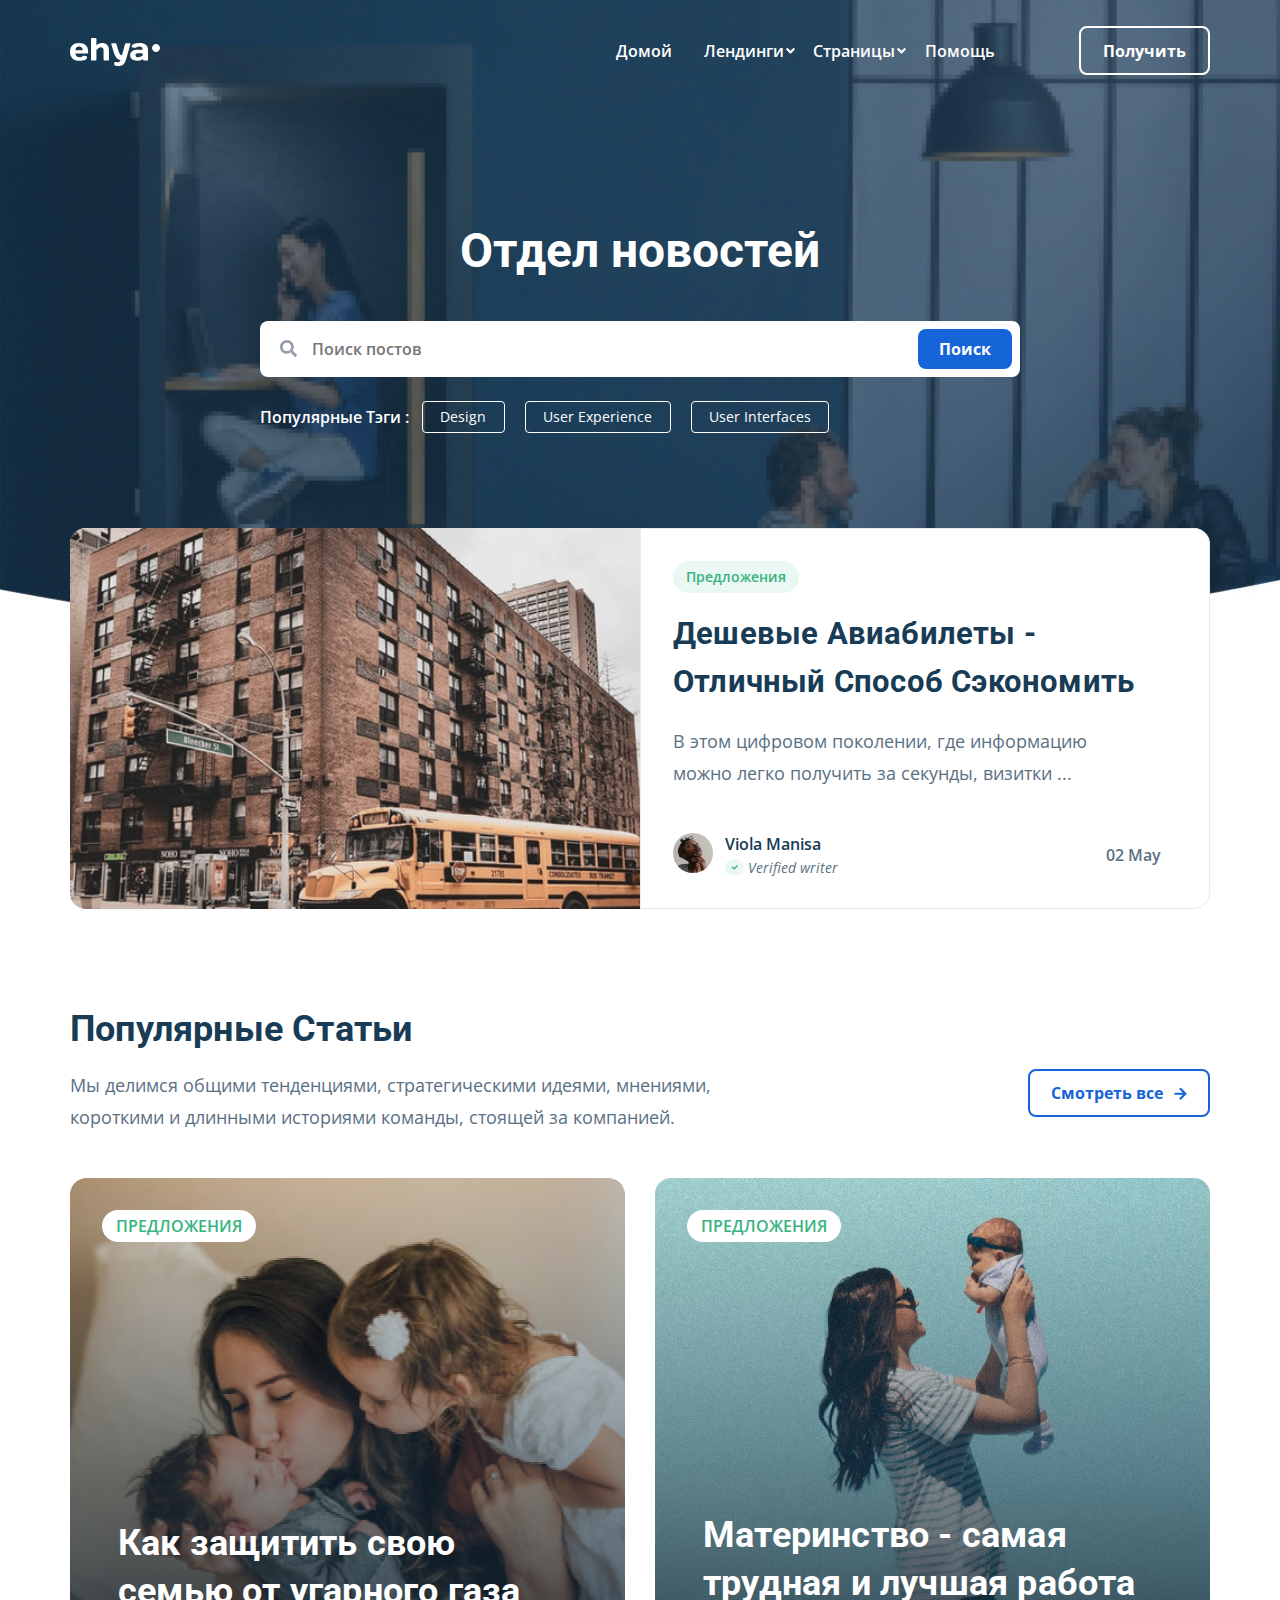
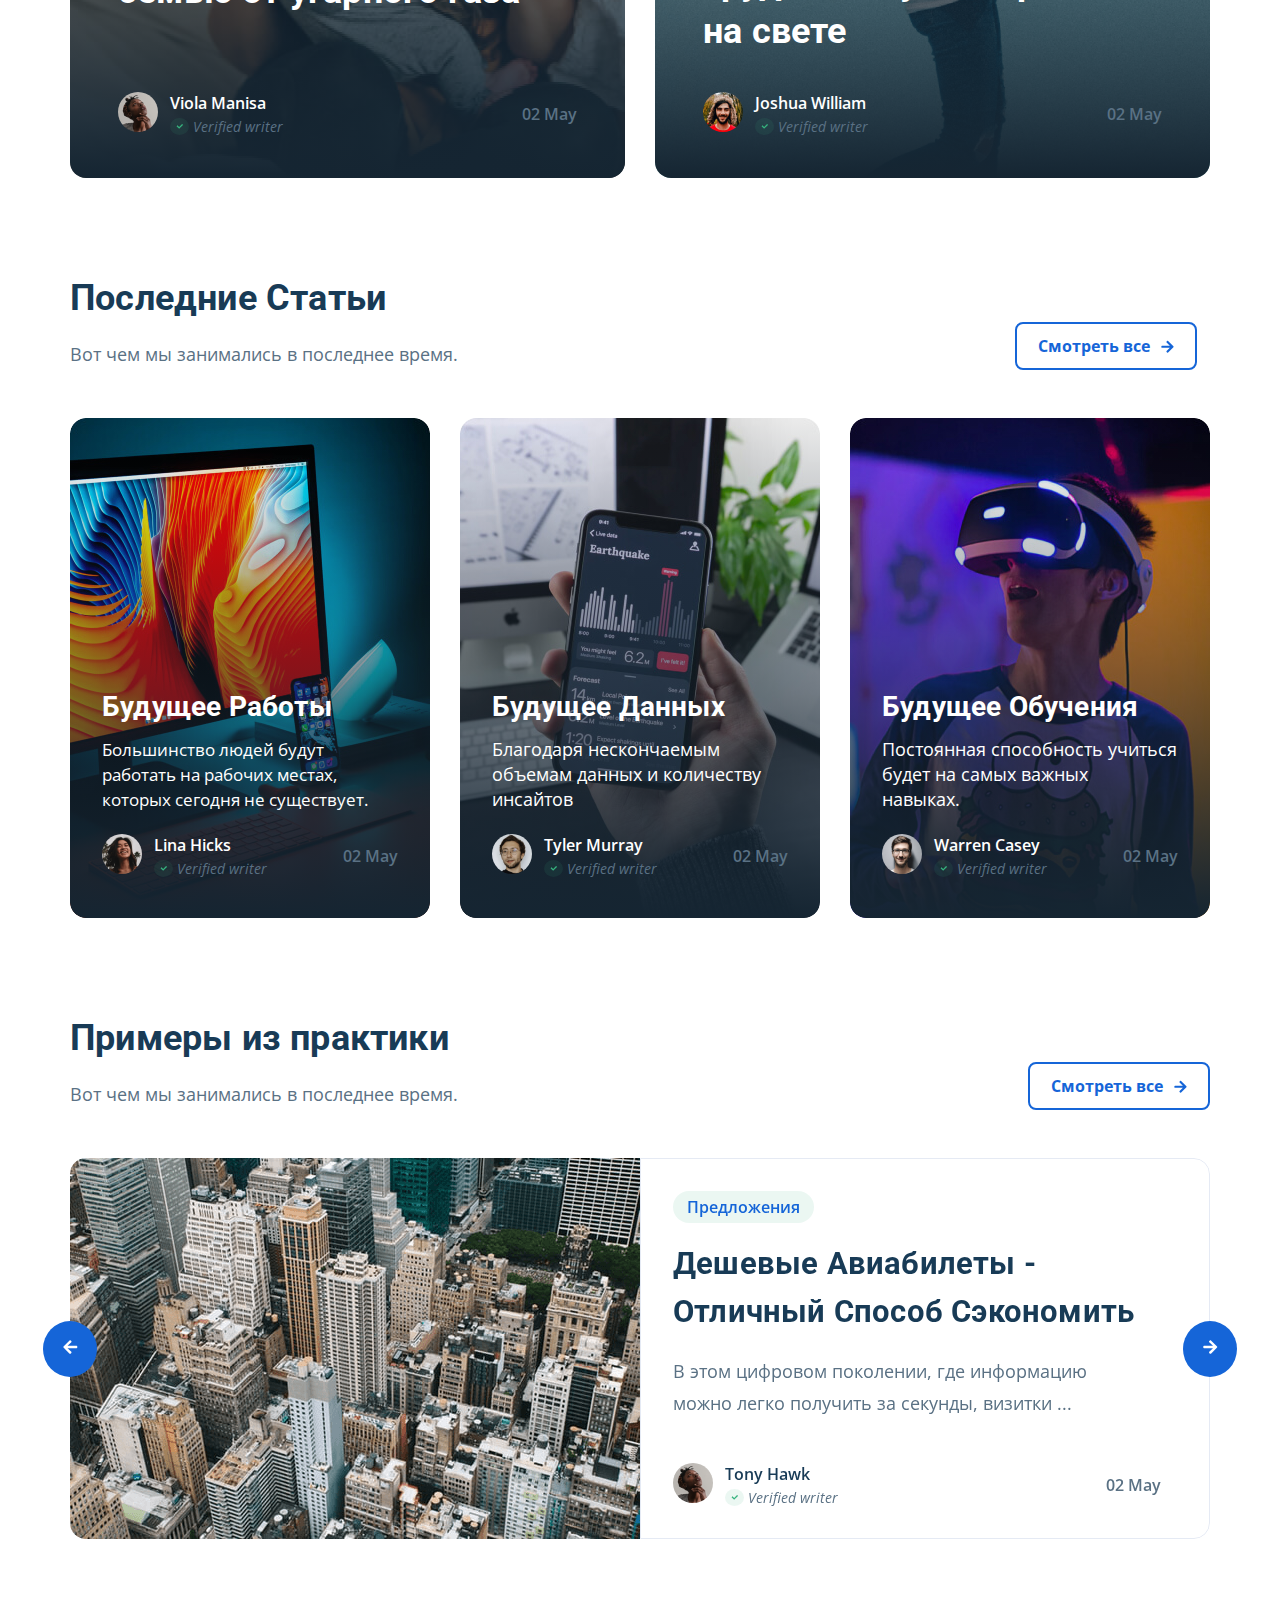
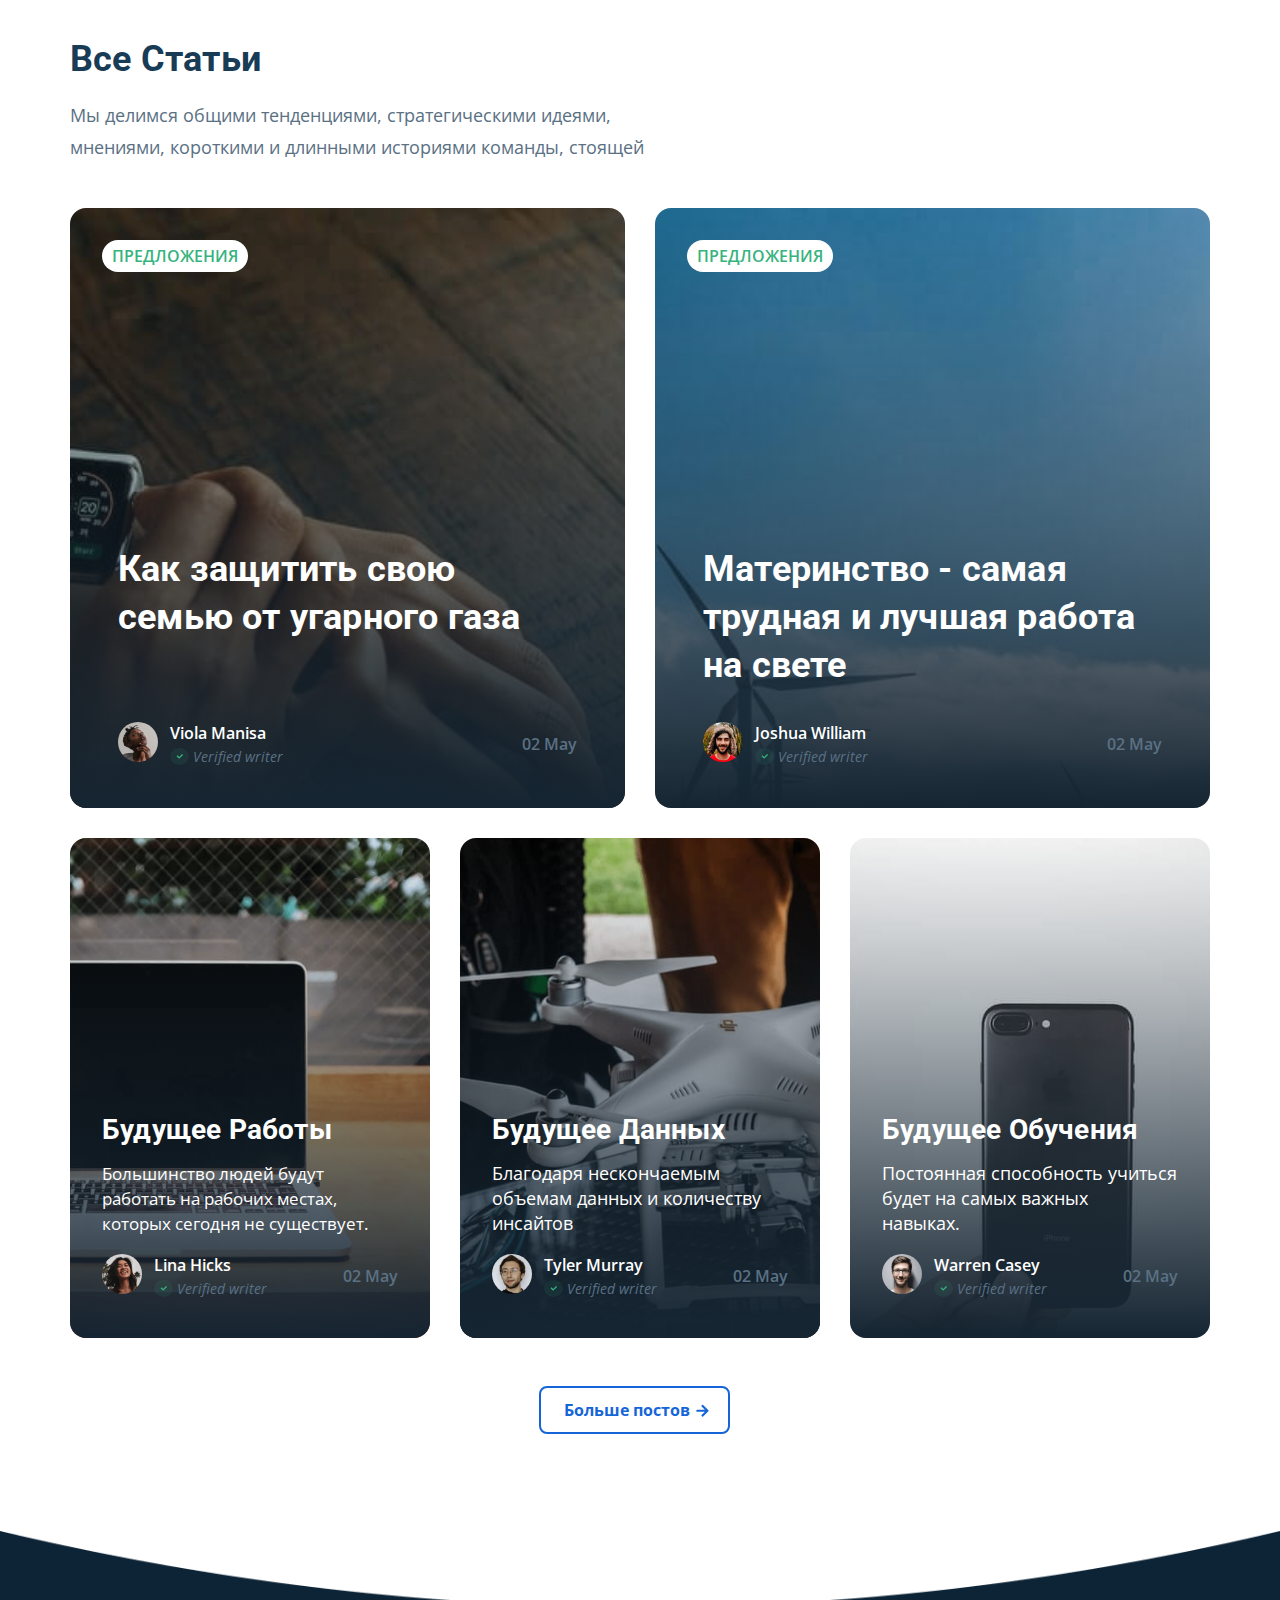
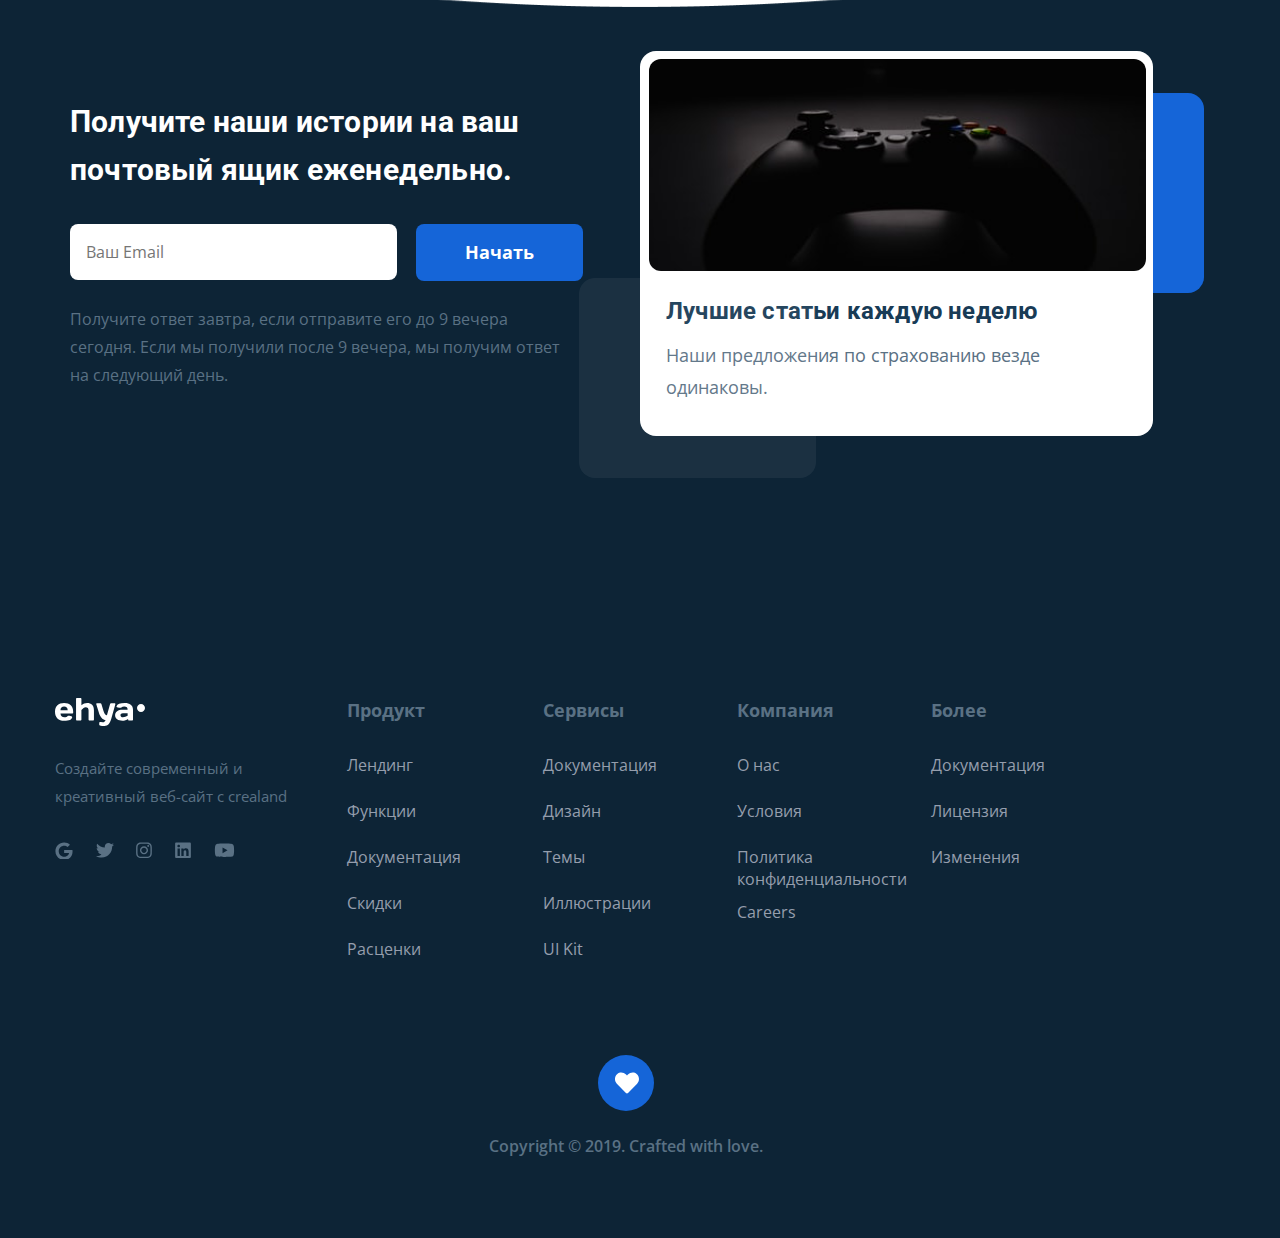
<file: index.html>
<!DOCTYPE html>
<html lang="ru">
  <head>
    <meta charset="UTF-8" />
    <meta http-equiv="X-UA-Compatible" content="IE=edge" />
    <meta name="viewport" content="width=device-width, initial-scale=1.0" />
    <link rel="preconnect" href="https://fonts.gstatic.com" crossorigin />
    <link
      rel="preload"
      as="style"
      href="https://fonts.googleapis.com/css2?family=Open+Sans:ital,wght@0,400;0,600;0,700;1,400&family=Roboto:wght@700&display=swap"
    />
    <link
      rel="stylesheet"
      href="https://fonts.googleapis.com/css2?family=Open+Sans:ital,wght@0,400;0,600;0,700;1,400&family=Roboto:wght@700&display=swap"
      media="print"
      onload="this.media='all'"
    />
    <link rel="stylesheet" href="src/css/swiper-bundle.min.css" />
    <link rel="stylesheet" href="src/css/style.css?v1.13" />
    <link rel="icon" href="src/img/favicon.ico" />
    <script defer src="src/js/jquery-3.6.0.min.js"></script>
    <script defer src="src/js/swiper-bundle.min.js"></script>
    <script defer src="src/js/jquery.mask.min.js"></script>
    <script defer src="src/js/jquery.validate.min.js"></script>
    <script defer src="src/js/main.js"></script>
    <title>Ehya Blog</title>
  </head>
  <body>
    <header class="header">
      <img
        src="src/img/header/header-bg.jpg"
        alt="background"
        class="header__bg"
      />
      <div class="container">
        <div class="header__wrapper">
          <a href="index.html" class="logo">
            <img
              src="src/img/header/header-logo.svg"
              alt="Logotype: Ehya"
              class="header__logo"
            />
          </a>
          <img
            src="src/img/header/mob-menu.svg"
            alt="Icon: Mobile menu"
            class="header-button"
          />
          <nav class="navbar">
            <ul class="navbar__list">
              <li class="navbar__item">
                <a href="#" class="navbar__link">Домой</a>
              </li>
              <li class="navbar__item navbar__item--menu">
                <a href="#" class="navbar__link navbar__link--left">Лендинги</a>
                <img src="src/img/header/angle-down.svg" alt="" />
                <ul class="submenu">
                  <li><a href="">Визитки</a></li>
                  <li><a href="">Промо сайт</a></li>
                  <li><a href="">E-commerce</a></li>
                </ul>
              </li>
              <li class="navbar__item navbar__item--second">
                <a href="#" class="navbar__link">Страницы</a>
                <img src="src/img/header/angle-down.svg" alt="" />
                <ul class="submenu-second">
                  <li><a href="">Lorem</a></li>
                  <li><a href="">Ipsum</a></li>
                  <li><a href="">Dolor</a></li>
                </ul>
              </li>
              <li class="navbar__item">
                <a href="#" class="navbar__link">Помощь</a>
              </li>
            </ul>
            <button class="navbar__button">Получить</button>
          </nav>
        </div>
        <!-- /.header__wrapper -->
        <nav class="navbar navbar-mobile" id="navbar">
          <div class="navbar-grid">
            <div class="navbar__wrapper">
              <a href="index.html" class="logo">
                <img
                  src="src/img/header/header-logo.svg"
                  alt="Logotype: Ehya"
                  class="navbar__logo"
                />
              </a>
              <img
                src="src/img/header/mob-menu.svg"
                alt="Icon: Mobile menu"
                class="navbar-button"
              />
            </div>
            <!-- /.navbar__wrapper -->
            <ul class="navbar-mobile__list">
              <li class="navbar__item navbar-mobile__item">
                <a href="#" class="navbar__link">Домой</a>
              </li>
              <li class="navbar__item navbar__item--menu navbar-mobile__item">
                <a href="#" class="navbar__link navbar__link--left">Лендинги</a>
                <img src="src/img/header/angle-down.svg" alt="" />
                <ul class="submenu submenu--mobile">
                  <li><a href="">Визитки</a></li>
                  <li><a href="">Промо сайт</a></li>
                  <li><a href="">E-commerce</a></li>
                </ul>
              </li>
              <li class="navbar__item navbar__item--second navbar-mobile__item">
                <a href="#" class="navbar__link">Страницы</a>
                <img src="src/img/header/angle-down.svg" alt="" />
                <ul class="submenu-second submenu-second--mobile">
                  <li><a href="">Lorem</a></li>
                  <li><a href="">Ipsum</a></li>
                  <li><a href="">Dolor</a></li>
                </ul>
              </li>
              <li class="navbar__item navbar-mobile__item">
                <a href="#" class="navbar__link">Помощь</a>
              </li>
            </ul>
            <button
              class="navbar__button navbar-mobile__btn navbar__button--menu"
            >
              Получить
            </button>
          </div>
          <!-- /.navbar-grid -->
        </nav>
        <div class="search">
          <h1 class="search__title">Отдел новостей</h1>
          <div class="search__wrapper">
            <form action="#" class="form">
              <img
                src="src/img/header/header-search.svg"
                alt="Icon: search"
                class="form__img"
              />
              <input
                type="text"
                class="form__input"
                placeholder="Поиск постов"
              />
              <button class="form__button">Поиск</button>
            </form>
            <span class="search__tags">Популярные Тэги :</span>
            <ul class="search__list">
              <li class="search__item">
                <button class="search__button">Design</button>
              </li>
              <li class="search__item">
                <button class="search__button">User Experience</button>
              </li>
              <li class="search__item">
                <button class="search__button">User Interfaces</button>
              </li>
            </ul>
          </div>
        </div>
        <!-- /.search -->
      </div>
      <!-- /.container -->
    </header>
    <section class="offers">
      <div class="container">
        <div class="offers-grid">
          <img
            src="src/img/offers/offer-img.png"
            alt="Image: offers"
            class="offers__img"
          />
          <div class="offers__wrapper">
            <span class="offers__text">Предложения</span>
            <h2 class="offers__title">
              Дешевые Авиабилеты - Отличный Способ Сэкономить
            </h2>
            <p class="offers__info">
              В этом цифровом поколении, где информацию можно легко получить за
              секунды, визитки ...
            </p>
            <div class="author">
              <div class="author__profile">
                <div class="author__image">
                  <img
                    src="src/img/offers/author.png"
                    alt="Avatar: Author"
                    class="author__avatar"
                  />
                </div>
                <!-- /.author__image -->
                <div class="author__info">
                  <span class="author__name">Viola Manisa</span>
                  <div class="verify">
                    <img
                      src="src/img/offers/verify.svg"
                      alt="Icon: Verify"
                      class="verify__img"
                    />
                    <span class="verify__text">Verified writer</span>
                  </div>
                  <!-- /.author__verify -->
                </div>
              </div>
              <!-- /.author__profile -->
              <span class="author__date">02 May</span>
            </div>
            <!-- /.author -->
          </div>
          <!-- /.offers__wrapper -->
        </div>
        <!-- /.offers__grid -->
      </div>
      <!-- /.container -->
    </section>
    <section class="popular">
      <div class="container">
        <div class="popular__about">
          <div class="popular__info">
            <h2 class="popular__title">Популярные Статьи</h2>
            <p class="popular__text">
              Мы делимся общими тенденциями, стратегическими идеями, мнениями,
              короткими и длинными историями команды, стоящей за компанией.
            </p>
          </div>
          <!-- /.popular__info -->
          <button class="button popular__button">
            Смотреть все
            <img
              src="src/img/popular/arrow.svg"
              alt="Icon: arrow"
              class="popular__icon"
            />
          </button>
        </div>
        <!-- /.popular__about -->
        <div class="popular__wrapper">
          <a href="details.html" target="_blank" class="popular__link">
            <div class="popular-article">
              <span class="popular-article__offer">Предложения</span>
              <h3 class="popular-article__title">
                Как защитить свою семью от угарного газа
              </h3>
              <div class="author">
                <div class="author__profile">
                  <div class="author__image">
                    <img
                      src="src/img/offers/author.png"
                      alt="Avatar: Author"
                      class="author__avatar"
                    />
                  </div>
                  <!-- /.author__image -->
                  <div class="author__info">
                    <span class="author__name author__name--popular"
                      >Viola Manisa</span
                    >
                    <div class="verify">
                      <img
                        src="src/img/offers/verify.svg"
                        alt="Icon: Verify"
                        class="verify__img"
                      />
                      <span class="verify__text">Verified writer</span>
                    </div>
                    <!-- /.author__verify -->
                  </div>
                </div>
                <!-- /.author__profile -->
                <span class="author__date">02 May</span>
              </div>
              <!-- /.author -->
            </div>
          </a>
          <!-- /.popular__article -->
          <a href="details.html" target="_blank" class="popular__link">
            <div class="popular-article popular-article--second">
              <span class="popular-article__offer">Предложения</span>
              <h3 class="popular-article__title">
                Материнство - самая трудная и лучшая работа на свете
              </h3>
              <div class="author">
                <div class="author__profile">
                  <div class="author__image">
                    <img
                      src="src/img/popular/avatar.png"
                      alt="Avatar: Author"
                      class="author__avatar"
                    />
                  </div>
                  <!-- /.author__image -->
                  <div class="author__info">
                    <span class="author__name author__name--popular"
                      >Joshua William</span
                    >
                    <div class="verify">
                      <img
                        src="src/img/offers/verify.svg"
                        alt="Icon: Verify"
                        class="verify__img"
                      />
                      <span class="verify__text">Verified writer</span>
                    </div>
                    <!-- /.author__verify -->
                  </div>
                </div>
                <!-- /.author__profile -->
                <span class="author__date">02 May</span>
              </div>
              <!-- /.author -->
            </div>
          </a>
          <!-- /.popular__article -->
          <button class="button popular__button popular__button--media">
            Смотреть все
            <img
              src="src/img/popular/arrow.svg"
              alt="Icon: arrow"
              class="popular__icon"
            />
          </button>
        </div>
        <!-- /.popular__wrapper -->
      </div>
      <!-- /.container -->
    </section>
    <section class="recent">
      <div class="container">
        <div class="about">
          <div class="about__info">
            <h2 class="about__title">Последние Статьи</h2>
            <p class="about__text">Вот чем мы занимались в последнее время.</p>
          </div>
          <!-- /.popular__info -->
          <button class="button recent__button">
            Смотреть все
            <img
              src="src/img/popular/arrow.svg"
              alt="Icon: arrow"
              class="recent__icon"
            />
          </button>
        </div>
        <!-- /.about -->
        <div class="recent__wrapper">
          <a href="details.html" target="_blank" class="recent__wrap">
            <div class="recent__article">
              <h3 class="recent__title">Будущее Работы</h3>
              <p class="recent__text">
                Большинство людей будут работать на рабочих местах, которых
                сегодня не существует.
              </p>
              <div class="author recent__author">
                <div class="author__profile">
                  <div class="author__image">
                    <img
                      src="src/img/recent/avatar-1.png"
                      alt="Avatar: Author"
                      class="author__avatar"
                    />
                  </div>
                  <!-- /.author__image -->
                  <div class="author__info">
                    <span class="author__name author__name--recent"
                      >Lina Hicks</span
                    >
                    <div class="verify">
                      <img
                        src="src/img/offers/verify.svg"
                        alt="Icon: Verify"
                        class="verify__img"
                      />
                      <span class="verify__text verify__text--recent"
                        >Verified writer</span
                      >
                    </div>
                    <!-- /.author__verify -->
                  </div>
                </div>
                <!-- /.author__profile -->
                <span class="author__date author__date--recent">02 May</span>
              </div>
              <!-- /.author -->
            </div>
            <!-- /.recent__article -->
          </a>
          <a href="details.html" target="_blank" class="recent__wrap">
            <div class="recent__article recent__article--second">
              <h3 class="recent__title">Будущее Данных</h3>
              <p class="recent__text recent__text--big">
                Благодаря нескончаемым объемам данных и количеству инсайтов
              </p>
              <div class="author recent__author">
                <div class="author__profile">
                  <div class="author__image">
                    <img
                      src="src/img/recent/avatar-2.png"
                      alt="Avatar: Author"
                      class="author__avatar"
                    />
                  </div>
                  <!-- /.author__image -->
                  <div class="author__info">
                    <span class="author__name author__name--recent"
                      >Tyler Murray</span
                    >
                    <div class="verify">
                      <img
                        src="src/img/offers/verify.svg"
                        alt="Icon: Verify"
                        class="verify__img"
                      />
                      <span class="verify__text verify__text--recent"
                        >Verified writer</span
                      >
                    </div>
                    <!-- /.author__verify -->
                  </div>
                </div>
                <!-- /.author__profile -->
                <span class="author__date author__date--recent">02 May</span>
              </div>
              <!-- /.author -->
            </div>
            <!-- /.recent__article -->
          </a>
          <a href="details.html" target="_blank" class="recent__wrap">
            <div class="recent__article recent__article--third">
              <h3 class="recent__title">Будущее Обучения</h3>
              <p class="recent__text recent__text--big">
                Постоянная способность учиться будет на самых важных
                <br class="recent__br" />
                навыках.
              </p>
              <div class="author recent__author">
                <div class="author__profile">
                  <div class="author__image">
                    <img
                      src="src/img/recent/avatar-3.png"
                      alt="Avatar: Author"
                      class="author__avatar"
                    />
                  </div>
                  <!-- /.author__image -->
                  <div class="author__info">
                    <span class="author__name author__name--recent"
                      >Warren Casey</span
                    >
                    <div class="verify">
                      <img
                        src="src/img/offers/verify.svg"
                        alt="Icon: Verify"
                        class="verify__img"
                      />
                      <span class="verify__text verify__text--recent"
                        >Verified writer</span
                      >
                    </div>
                    <!-- /.author__verify -->
                  </div>
                </div>
                <!-- /.author__profile -->
                <span class="author__date author__date--recent">02 May</span>
              </div>
              <!-- /.author -->
            </div>
            <!-- /.recent__article -->
          </a>
          <button class="button recent__button recent__button--media">
            Смотреть все
            <img
              src="src/img/popular/arrow.svg"
              alt="Icon: arrow"
              class="recent__icon"
            />
          </button>
        </div>
        <!-- /.recent__wrapper -->
      </div>
      <!-- /.container -->
    </section>
    <section class="examples">
      <div class="container">
        <div class="about">
          <div class="about__info">
            <h2 class="about__title about__title--examples">
              Примеры из практики
            </h2>
            <p class="about__text">Вот чем мы занимались в последнее время.</p>
          </div>
          <!-- /.popular__info -->
          <button class="button examples__button">
            Смотреть все
            <img
              src="src/img/popular/arrow.svg"
              alt="Icon: arrow"
              class="examples__icon"
            />
          </button>
        </div>
        <!-- /.about -->
        <!-- Slider main container -->
        <div class="examples-grid">
          <div class="swiper-container examples-slider">
            <!-- Additional required wrapper -->
            <div class="swiper-wrapper examples-wrapper">
              <!-- Slides -->
              <a class="swiper-slide" href="details.html" target="_blank">
                <div class="offers offers-grid">
                  <img
                    src="src/img/examples/slider-1.png"
                    alt="Image: offers"
                    class="offers__img"
                  />
                  <div class="offers__wrapper">
                    <span class="offers__text examples__text">Предложения</span>
                    <h2 class="offers__title">
                      Дешевые Авиабилеты - Отличный Способ Сэкономить
                    </h2>
                    <p class="offers__info">
                      В этом цифровом поколении, где информацию можно легко
                      получить за секунды, визитки ...
                    </p>
                    <div class="author">
                      <div class="author__profile">
                        <div class="author__image">
                          <img
                            src="src/img/offers/author.png"
                            alt="Avatar: Author"
                            class="author__avatar"
                          />
                        </div>
                        <!-- /.author__image -->
                        <div class="author__info">
                          <span class="author__name">Tony Hawk</span>
                          <div class="verify">
                            <img
                              src="src/img/offers/verify.svg"
                              alt="Icon: Verify"
                              class="verify__img"
                            />
                            <span class="verify__text verify__text--examples"
                              >Verified writer</span
                            >
                          </div>
                          <!-- /.author__verify -->
                        </div>
                      </div>
                      <!-- /.author__profile -->
                      <span class="author__date">02 May</span>
                    </div>
                    <!-- /.author -->
                  </div>
                  <!-- /.offers__wrapper -->
                </div>
                <!-- /.offers__grid -->
              </a>
              <a class="swiper-slide" href="details.html" target="_blank">
                <div class="offers offers-grid">
                  <img
                    src="src/img/examples/slider-2.jpg"
                    alt="Image: offers"
                    class="offers__img"
                  />
                  <div class="offers__wrapper">
                    <span class="offers__text examples__text">Предложения</span>
                    <h2 class="offers__title">
                      Дешевые Авиабилеты - Отличный Способ Сэкономить
                    </h2>
                    <p class="offers__info">
                      В этом цифровом поколении, где информацию можно легко
                      получить за секунды, визитки ...
                    </p>
                    <div class="author">
                      <div class="author__profile">
                        <div class="author__image">
                          <img
                            src="src/img/examples/avatar-1.png"
                            alt="Avatar: Author"
                            class="author__avatar"
                          />
                        </div>
                        <!-- /.author__image -->
                        <div class="author__info">
                          <span class="author__name">Viola Manisa</span>
                          <div class="verify">
                            <img
                              src="src/img/offers/verify.svg"
                              alt="Icon: Verify"
                              class="verify__img"
                            />
                            <span class="verify__text verify__text--examples"
                              >Verified writer</span
                            >
                          </div>
                          <!-- /.author__verify -->
                        </div>
                      </div>
                      <!-- /.author__profile -->
                      <span class="author__date">02 May</span>
                    </div>
                    <!-- /.author -->
                  </div>
                  <!-- /.offers__wrapper -->
                </div>
                <!-- /.offers__grid -->
              </a>
              <a class="swiper-slide" href="details.html" target="_blank">
                <div class="offers offers-grid">
                  <img
                    src="src/img/examples/slider-3.jpg"
                    alt="Image: offers"
                    class="offers__img"
                  />
                  <div class="offers__wrapper">
                    <span class="offers__text examples__text">Предложения</span>
                    <h2 class="offers__title">
                      Дешевые Авиабилеты - Отличный Способ Сэкономить
                    </h2>
                    <p class="offers__info">
                      В этом цифровом поколении, где информацию можно легко
                      получить за секунды, визитки ...
                    </p>
                    <div class="author">
                      <div class="author__profile">
                        <div class="author__image">
                          <img
                            src="src/img/examples/avatar-2.png"
                            alt="Avatar: Author"
                            class="author__avatar"
                          />
                        </div>
                        <!-- /.author__image -->
                        <div class="author__info">
                          <span class="author__name">Jack Black</span>
                          <div class="verify">
                            <img
                              src="src/img/offers/verify.svg"
                              alt="Icon: Verify"
                              class="verify__img"
                            />
                            <span class="verify__text verify__text--examples"
                              >Verified writer</span
                            >
                          </div>
                          <!-- /.author__verify -->
                        </div>
                      </div>
                      <!-- /.author__profile -->
                      <span class="author__date">02 May</span>
                    </div>
                    <!-- /.author -->
                  </div>
                  <!-- /.offers__wrapper -->
                </div>
                <!-- /.offers__grid --></a
              >
            </div>
          </div>
          <button class="examples-grid__button examples-grid__button--prev">
            <img
              src="src/img/examples/slider-prev.svg"
              alt="Icon: previous slider"
              class="examples-grid__icon"
            />
          </button>
          <button class="examples-grid__button examples-grid__button--next">
            <img
              src="src/img/examples/slider-next.svg"
              alt="Icon: next slider"
              class="examples-grid__icon"
            />
          </button>
          <button class="button examples__button examples__button--media">
            Смотреть все
            <img
              src="src/img/popular/arrow.svg"
              alt="Icon: arrow"
              class="examples__icon"
            />
          </button>
        </div>
        <!-- /.examples-grid -->
      </div>
      <!-- /.container -->
    </section>
    <section class="all-articles">
      <div class="container">
        <div class="all-articles__info">
          <h2 class="all-articles__title">Все Статьи</h2>
          <p class="all-articles__text" id="articles-text">
            Мы делимся общими тенденциями, стратегическими идеями, мнениями,
            короткими и длинными историями команды, стоящей
          </p>
        </div>
        <!-- /.all-articles__info -->
        <div class="all-articles__wrapper">
          <div class="all-articles-main all-articles-main--first">
            <span class="all-articles-main__offer">Предложения</span>
            <h3 class="all-articles-main__title">
              Как защитить свою семью от угарного газа
            </h3>
            <div class="author">
              <div class="author__profile">
                <div class="author__image">
                  <img
                    src="src/img/all-articles/author.jpg"
                    alt="Avatar: Author"
                    class="author__avatar"
                  />
                </div>
                <!-- /.author__image -->
                <div class="author__info">
                  <span class="author__name author__name--light"
                    >Viola Manisa</span
                  >
                  <div class="verify">
                    <img
                      src="src/img/offers/verify.svg"
                      alt="Icon: Verify"
                      class="verify__img"
                    />
                    <span class="verify__text verify__text--examples"
                      >Verified writer</span
                    >
                  </div>
                  <!-- /.author__verify -->
                </div>
              </div>
              <!-- /.author__profile -->
              <span class="author__date">02 May</span>
            </div>
            <!-- /.author -->
          </div>
          <!-- /.all-articles-main -->
          <div class="all-articles-main all-articles-main--second">
            <span class="all-articles-main__offer">Предложения</span>
            <h3 class="all-articles-main__title">
              Материнство - самая трудная и лучшая работа на свете
            </h3>
            <div class="author author--second">
              <div class="author__profile">
                <div class="author__image">
                  <img
                    src="src/img/all-articles/author-1.jpg"
                    alt="Avatar: Author"
                    class="author__avatar"
                  />
                </div>
                <!-- /.author__image -->
                <div class="author__info">
                  <span class="author__name author__name--light"
                    >Joshua William</span
                  >
                  <div class="verify">
                    <img
                      src="src/img/offers/verify.svg"
                      alt="Icon: Verify"
                      class="verify__img"
                    />
                    <span class="verify__text verify__text--examples"
                      >Verified writer</span
                    >
                  </div>
                  <!-- /.author__verify -->
                </div>
              </div>
              <!-- /.author__profile -->
              <span class="author__date">02 May</span>
            </div>
            <!-- /.author -->
          </div>
          <!-- /.all-articles-main -->
          <div class="all-articles-secondary all-articles-secondary--third">
            <h2 class="all-articles-secondary__title">Будущее Работы</h2>
            <p class="all-articles-secondary__text">
              Большинство людей будут работать на рабочих местах, которых
              сегодня не существует.
            </p>
            <div class="author">
              <div class="author__profile">
                <div class="author__image">
                  <img
                    src="src/img/all-articles/author-2.jpg"
                    alt="Avatar: Author"
                    class="author__avatar"
                  />
                </div>
                <!-- /.author__image -->
                <div class="author__info">
                  <span class="author__name author__name--light"
                    >Lina Hicks</span
                  >
                  <div class="verify">
                    <img
                      src="src/img/offers/verify.svg"
                      alt="Icon: Verify"
                      class="verify__img"
                    />
                    <span class="verify__text verify__text--examples"
                      >Verified writer</span
                    >
                  </div>
                  <!-- /.author__verify -->
                </div>
              </div>
              <!-- /.author__profile -->
              <span class="author__date">02 May</span>
            </div>
            <!-- /.author -->
          </div>
          <!-- /.all-articles-secondary -->
          <div class="all-articles-secondary all-articles-secondary--fourth">
            <h2
              class="all-articles-secondary__title all-articles-secondary__title--media"
            >
              Будущее Данных
            </h2>
            <p
              class="all-articles-secondary__text all-articles-secondary__text--big"
            >
              Благодаря нескончаемым объемам данных и количеству инсайтов
            </p>
            <div class="author">
              <div class="author__profile">
                <div class="author__image">
                  <img
                    src="src/img/all-articles/author-3.jpg"
                    alt="Avatar: Author"
                    class="author__avatar"
                  />
                </div>
                <!-- /.author__image -->
                <div class="author__info">
                  <span class="author__name author__name--light"
                    >Tyler Murray</span
                  >
                  <div class="verify">
                    <img
                      src="src/img/offers/verify.svg"
                      alt="Icon: Verify"
                      class="verify__img"
                    />
                    <span class="verify__text verify__text--examples"
                      >Verified writer</span
                    >
                  </div>
                  <!-- /.author__verify -->
                </div>
              </div>
              <!-- /.author__profile -->
              <span class="author__date">02 May</span>
            </div>
            <!-- /.author -->
          </div>
          <!-- /.all-articles-secondary -->
          <div class="all-articles-secondary all-articles-secondary--fifth">
            <h2
              class="all-articles-secondary__title all-articles-secondary__title--media"
            >
              Будущее Обучения
            </h2>
            <p
              class="all-articles-secondary__text all-articles-secondary__text--big"
            >
              Постоянная способность учиться будет на самых важных
              <br class="all-articles-secondary__br" />
              навыках.
            </p>
            <div class="author">
              <div class="author__profile">
                <div class="author__image">
                  <img
                    src="src/img/all-articles/author-4.jpg"
                    alt="Avatar: Author"
                    class="author__avatar"
                  />
                </div>
                <!-- /.author__image -->
                <div class="author__info">
                  <span class="author__name author__name--light"
                    >Warren Casey</span
                  >
                  <div class="verify">
                    <img
                      src="src/img/offers/verify.svg"
                      alt="Icon: Verify"
                      class="verify__img"
                    />
                    <span class="verify__text verify__text--examples"
                      >Verified writer</span
                    >
                  </div>
                  <!-- /.author__verify -->
                </div>
              </div>
              <!-- /.author__profile -->
              <span class="author__date">02 May</span>
            </div>
            <!-- /.author -->
          </div>
          <!-- /.all-articles-secondary -->
          <div class="all-articles-secondary all-articles-secondary--sixth">
            <h2
              class="all-articles-secondary__title all-articles-secondary__title--media"
            >
              Будущее Обучения
            </h2>
            <p
              class="all-articles-secondary__text all-articles-secondary__text--big"
            >
              Постоянная способность учиться будет на самых важных
              <br class="all-articles-secondary__br" />
              навыках.
            </p>
            <div class="author">
              <div class="author__profile">
                <div class="author__image">
                  <img
                    src="src/img/all-articles/author-4.jpg"
                    alt="Avatar: Author"
                    class="author__avatar"
                  />
                </div>
                <!-- /.author__image -->
                <div class="author__info">
                  <span class="author__name author__name--light"
                    >Warren Casey</span
                  >
                  <div class="verify">
                    <img
                      src="src/img/offers/verify.svg"
                      alt="Icon: Verify"
                      class="verify__img"
                    />
                    <span class="verify__text verify__text--examples"
                      >Verified writer</span
                    >
                  </div>
                  <!-- /.author__verify -->
                </div>
              </div>
              <!-- /.author__profile -->
              <span class="author__date">02 May</span>
            </div>
            <!-- /.author -->
          </div>
          <!-- /.all-articles-secondary -->
        </div>
        <!-- ./all-articles__wrapper -->
        <div class="all-articles-button">
          <button
            class="button all-articles-button__button"
            id="button"
          ></button>
        </div>
        <!-- /.all-articles-button -->
      </div>
      <!-- /.container -->
    </section>
    <footer class="footer">
      <img
        src="src/img/footer/background.png"
        alt="Background"
        class="footer__bg"
      />
      <div class="container">
        <div class="footer__wrapper">
          <div class="footer-form">
            <h2 class="footer-form__title">
              Получите наши истории на ваш почтовый ящик еженедельно.
            </h2>
            <form
              action="send.php"
              method="post"
              class="send-form footer-form__form"
            >
              <div class="footer__input-group">
                <input
                  name="email"
                  type="email"
                  class="footer-form__input"
                  placeholder="Ваш Email"
                  required
                />
              </div>
              <!-- /.footer__input-group -->
              <button class="footer-form__button">Начать</button>
            </form>
            <p class="footer-form__info">
              Получите ответ завтра, если отправите его до 9 вечера сегодня.
              Если мы получили после 9 вечера, мы получим ответ на следующий
              день.
            </p>
          </div>
          <!-- /.footer__form -->
          <div class="footer-card">
            <div class="footer-card__wrapper">
              <img
                src="src/img/footer/footer__card.png"
                alt="Image: Footer"
                class="footer-card__img"
              />
              <div class="footer-card__info">
                <h3 class="footer-card__title">Лучшие статьи каждую неделю</h3>
                <p class="footer-card__text">
                  Наши предложения по страхованию везде одинаковы.
                </p>
              </div>
              <!-- /.footer-card__info -->
            </div>
            <!-- /.footer-card -->
          </div>
        </div>
        <!-- /.footer__wrapper -->
        <div class="footer-grid">
          <div class="footer-grid__about">
            <a href="index.html" class="logo footer-grid__logo">
              <img
                src="src/img/header/header-logo.svg"
                alt="Logotype: Ehya"
                class="footer-grid__icon"
              />
            </a>
            <p class="footer-grid__text">
              Создайте современный и креативный веб-сайт с crealand
            </p>
            <div class="footer-grid__links">
              <a
                href="https://google.com"
                target="_blank"
                class="footer-grid__link"
              >
                <img src="src/img/footer/google.svg" alt="Icon: Google" />
              </a>
              <a
                href="https://twitter.com"
                target="_blank"
                class="footer-grid__link"
              >
                <img src="src/img/footer/twitter.svg" alt="Icon: Twwitter" />
              </a>
              <a
                href="https://instagram.com"
                target="_blank"
                class="footer-grid__link"
              >
                <img src="src/img/footer/instagram.svg" alt="Icon: Instagram" />
              </a>
              <a
                href="https://linkedin.com"
                target="_blank"
                class="footer-grid__link"
              >
                <img src="src/img/footer/linkedin.svg" alt="Icon: Linkedin" />
              </a>
              <a
                href="https://youtube.com"
                target="_blank"
                class="footer-grid__link"
              >
                <img src="src/img/footer/youtube.svg" alt="Icon: Youtube" />
              </a>
            </div>
            <!-- /.footer-grid__links -->
          </div>
          <!-- /.footer-grid__about -->
          <div class="footer-grid__product">
            <h4 class="footer-grid__title"><a href="#">Продукт</a></h4>
            <ul class="footer-grid__ul">
              <li class="footer-grid__item"><a href="#">Лендинг</a></li>
              <li class="footer-grid__item"><a href="#">Функции</a></li>
              <li class="footer-grid__item"><a href="#">Документация</a></li>
              <li class="footer-grid__item"><a href="#">Скидки</a></li>
              <li class="footer-grid__item"><a href="#">Расценки</a></li>
            </ul>
          </div>
          <!-- /.footer-grid__product -->
          <div class="footer-grid__service">
            <h4 class="footer-grid__title"><a href="#">Сервисы</a></h4>
            <ul class="footer-grid__ul">
              <li class="footer-grid__item"><a href="#">Документация</a></li>
              <li class="footer-grid__item"><a href="#">Дизайн</a></li>
              <li class="footer-grid__item"><a href="#">Темы</a></li>
              <li class="footer-grid__item"><a href="#">Иллюстрации</a></li>
              <li class="footer-grid__item"><a href="#">UI Kit</a></li>
            </ul>
          </div>
          <!-- /.footer-grid__service -->
          <div class="footer-grid__company">
            <h4 class="footer-grid__title"><a href="#">Компания</a></h4>
            <ul class="footer-grid__ul">
              <li class="footer-grid__item"><a href="#">О нас</a></li>
              <li class="footer-grid__item"><a href="#">Условия</a></li>
              <li
                class="footer-grid__item footer-grid__item--less"
                id="grid-item"
              ></li>
              <li class="footer-grid__item"><a href="#">Careers</a></li>
            </ul>
          </div>
          <!-- /.footer-grid__company -->
          <div class="footer-grid__more">
            <h4 class="footer-grid__title" id="grid-title">Более</h4>
            <ul class="footer-grid__ul">
              <li class="footer-grid__item"><a href="#">Документация</a></li>
              <li class="footer-grid__item"><a href="#">Лицензия</a></li>
              <li class="footer-grid__item"><a href="#">Изменения</a></li>
            </ul>
          </div>
          <!-- /.footer-grid__more -->
        </div>
        <!-- /.footer-grid -->
        <div class="footer-copyright">
          <div class="footer-copyright__logo">
            <img
              src="src/img/footer/heart.svg"
              alt="Icon: Heart"
              class="footer-copyright__img"
            />
          </div>
          <!-- /.footer-copyright__logo -->
          <p class="footer-copyright__info">
            Copyright © 2019. Crafted with love.
          </p>
        </div>
        <!-- /.footer__copyright -->
      </div>
      <!-- /.container -->
    </footer>
    <div class="modal">
      <div class="modal__overlay"></div>
      <!-- /.modal__overlay -->
      <div class="modal__wrapper">
        <img
          src="src/img/close-modal.svg"
          alt="Icon: Close-Modal"
          class="modal__close"
        />
        <h3 class="modal__title">Подписаться на рассылку</h3>
        <p class="modal__text">Напишите свои данные для получения рассылки!</p>
        <form action="send.php" method="post" class="send-form modal__form">
          <div class="modal__input-group">
            <input
              name="name"
              type="text"
              class="modal__input"
              placeholder="ФИО*"
              required
              minlength="2"
            />
          </div>
          <!-- /.modal__input-group -->
          <div class="modal__input-group">
            <input
              name="email"
              type="email"
              class="modal__input"
              placeholder="E-mail*"
              required
            />
          </div>
          <!-- /.modal__input-group -->
          <div class="modal__input-group">
            <input
              name="phone"
              type="tel"
              class="phone modal__input"
              placeholder="Номер телефона*"
              required
              minlength="18"
            />
          </div>
          <!-- /.modal__input-group -->
          <button class="modal__button">Отправить</button>
        </form>
      </div>
    </div>
    <div class="toTop">
      <img src="src/img/toTop.svg" alt="Icon: to Top" class="toTop__img" />
    </div>
  </body>
</html>
</file>
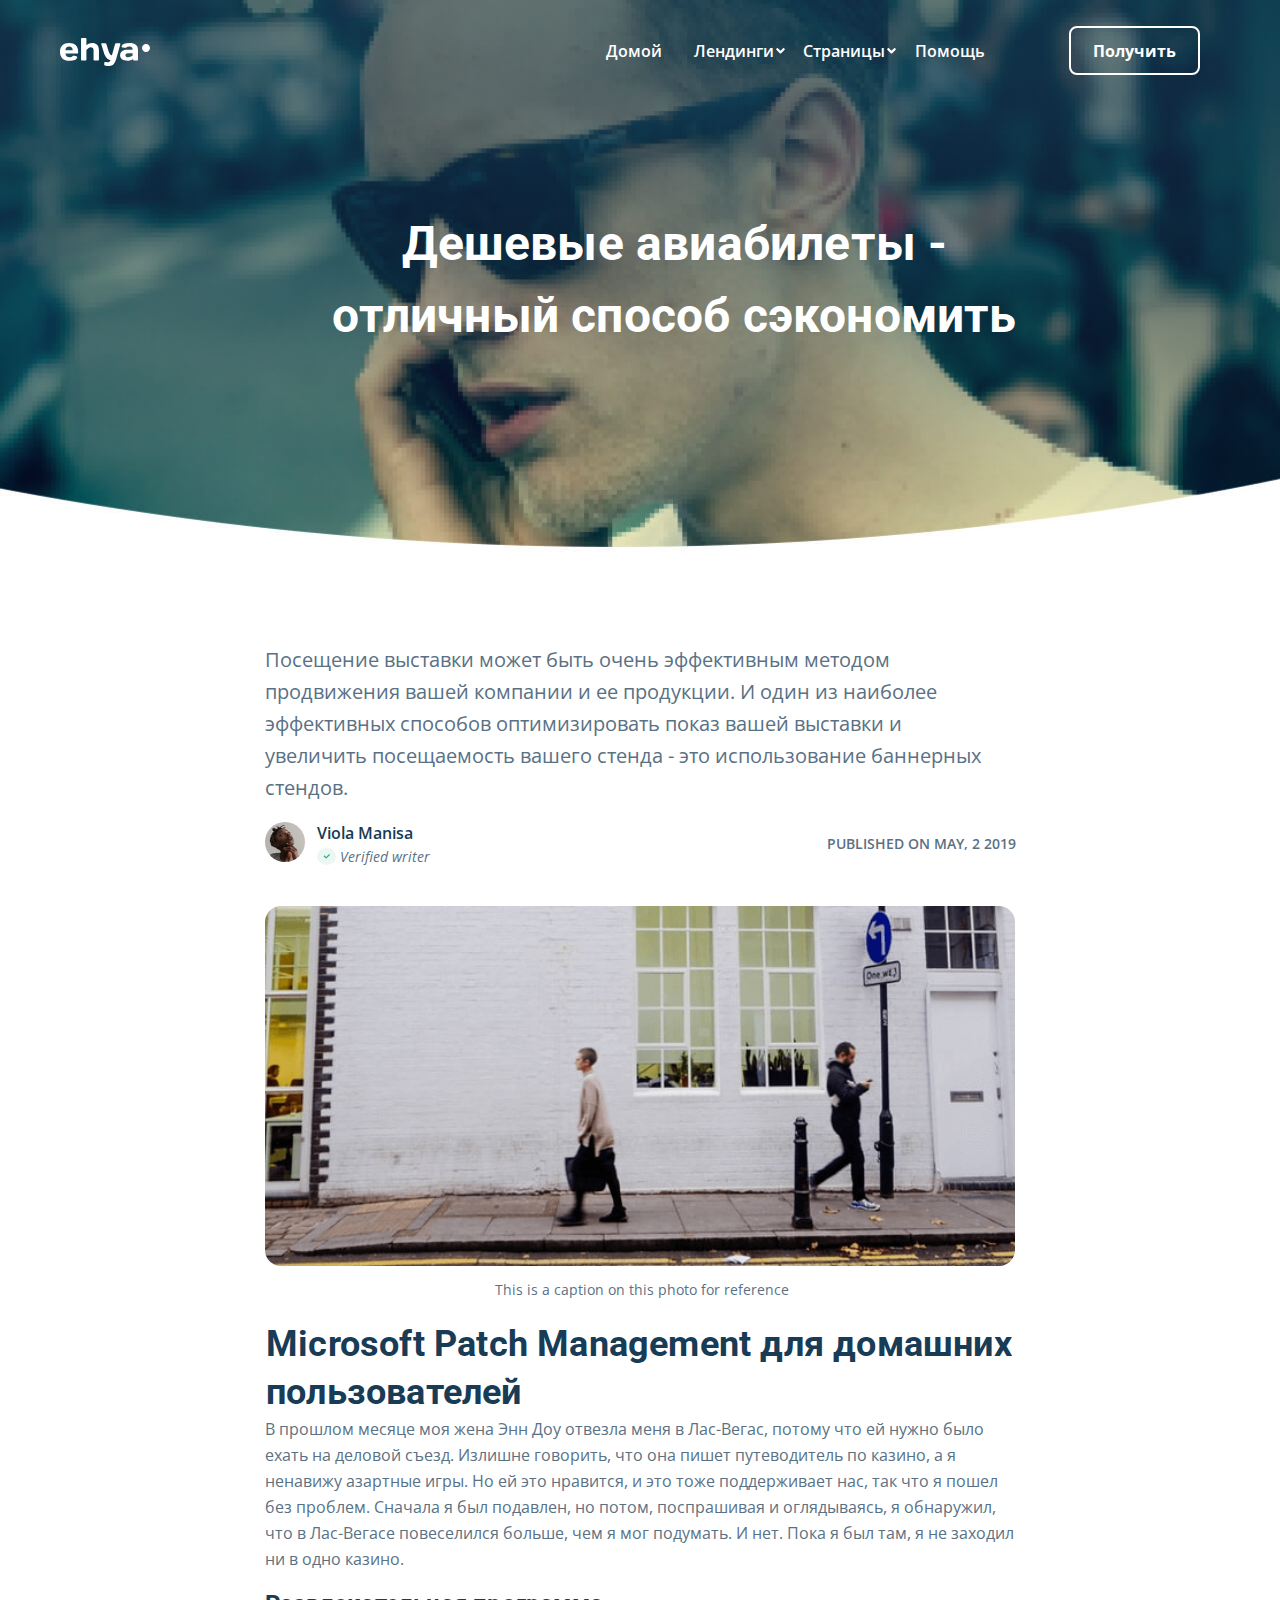
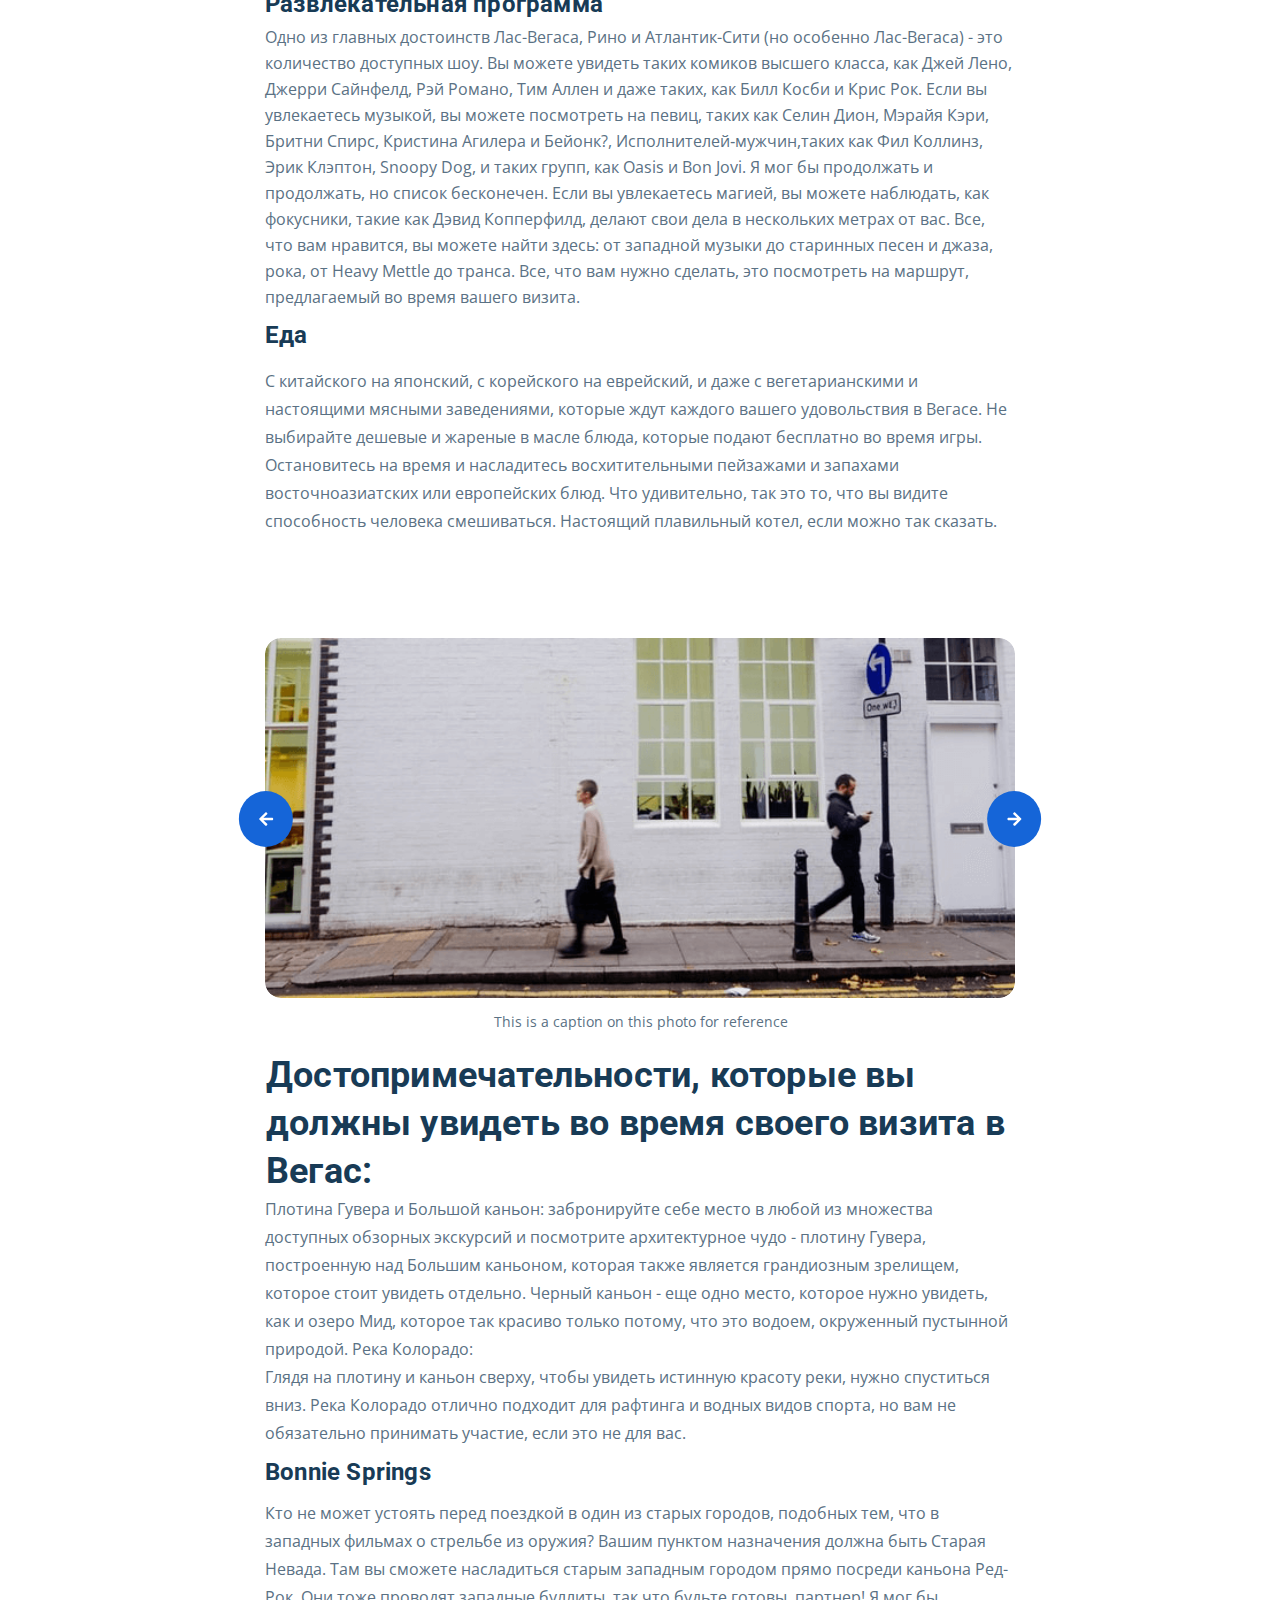
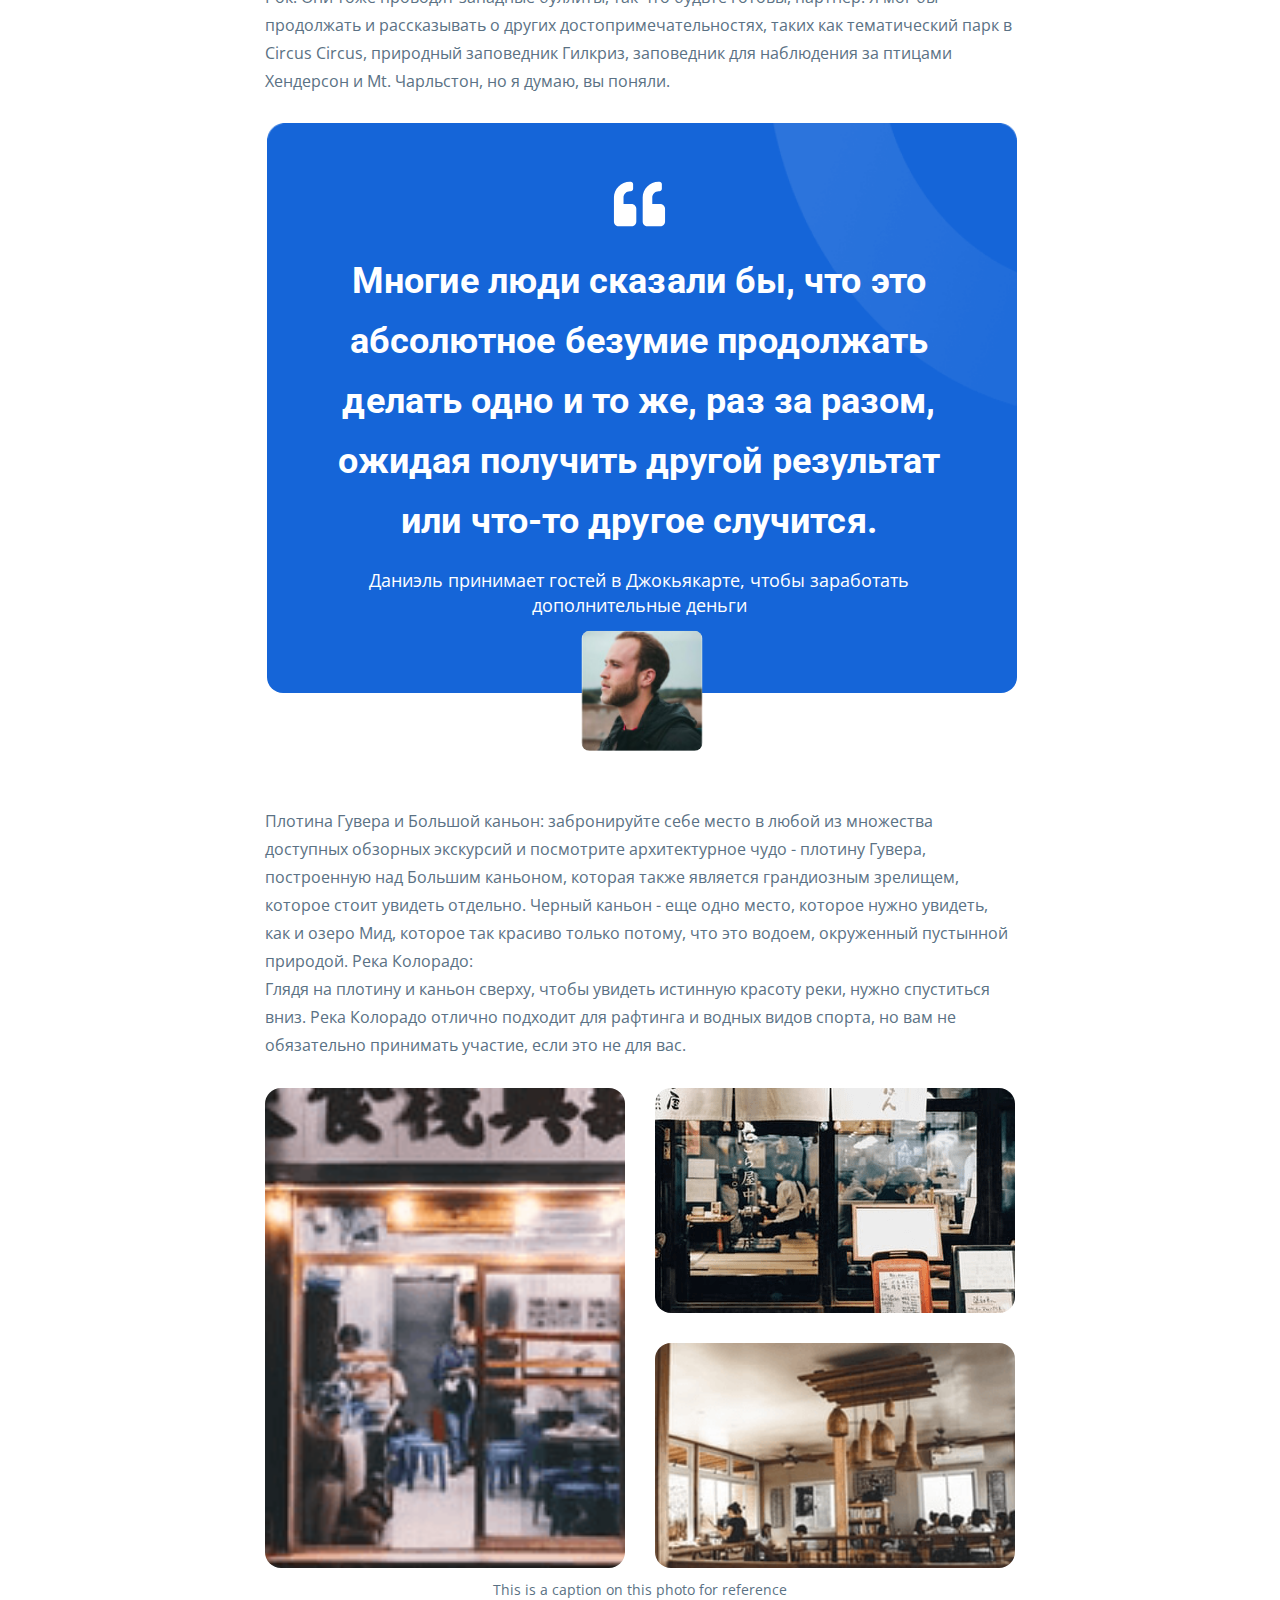
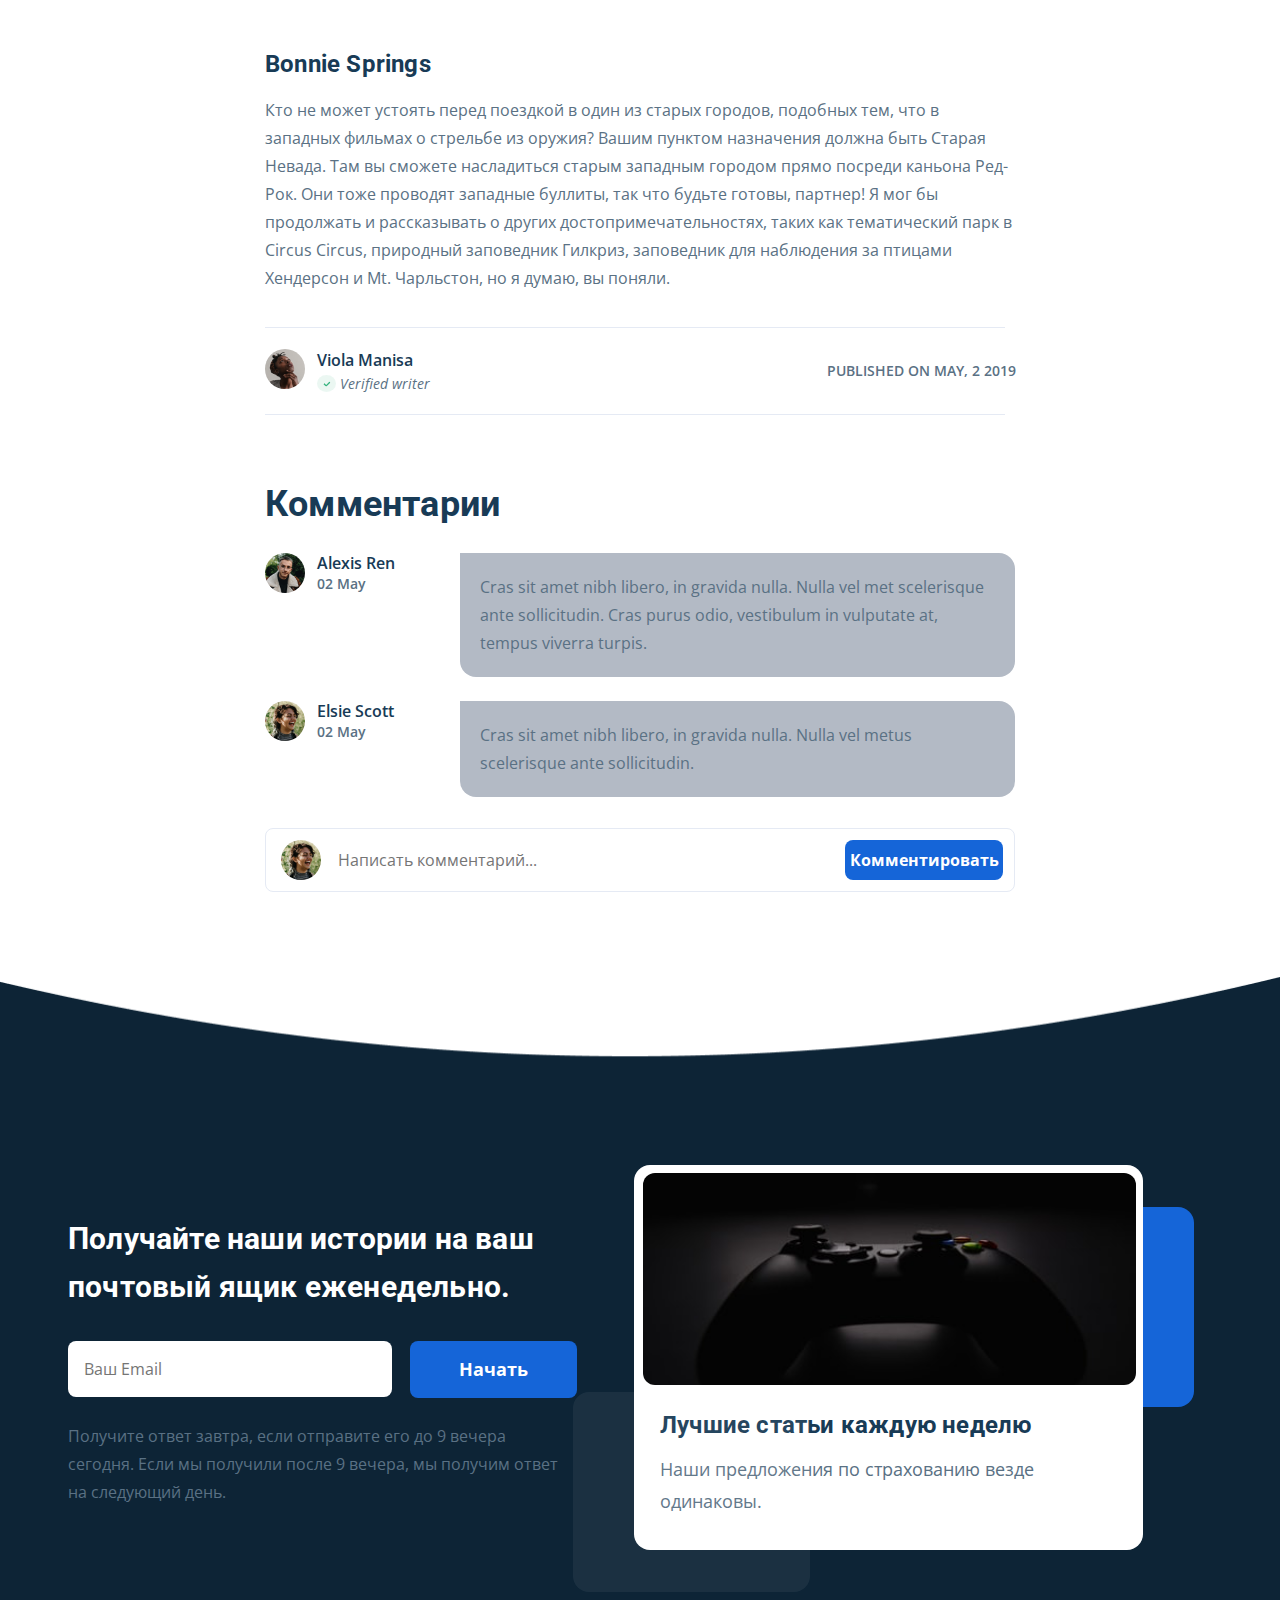
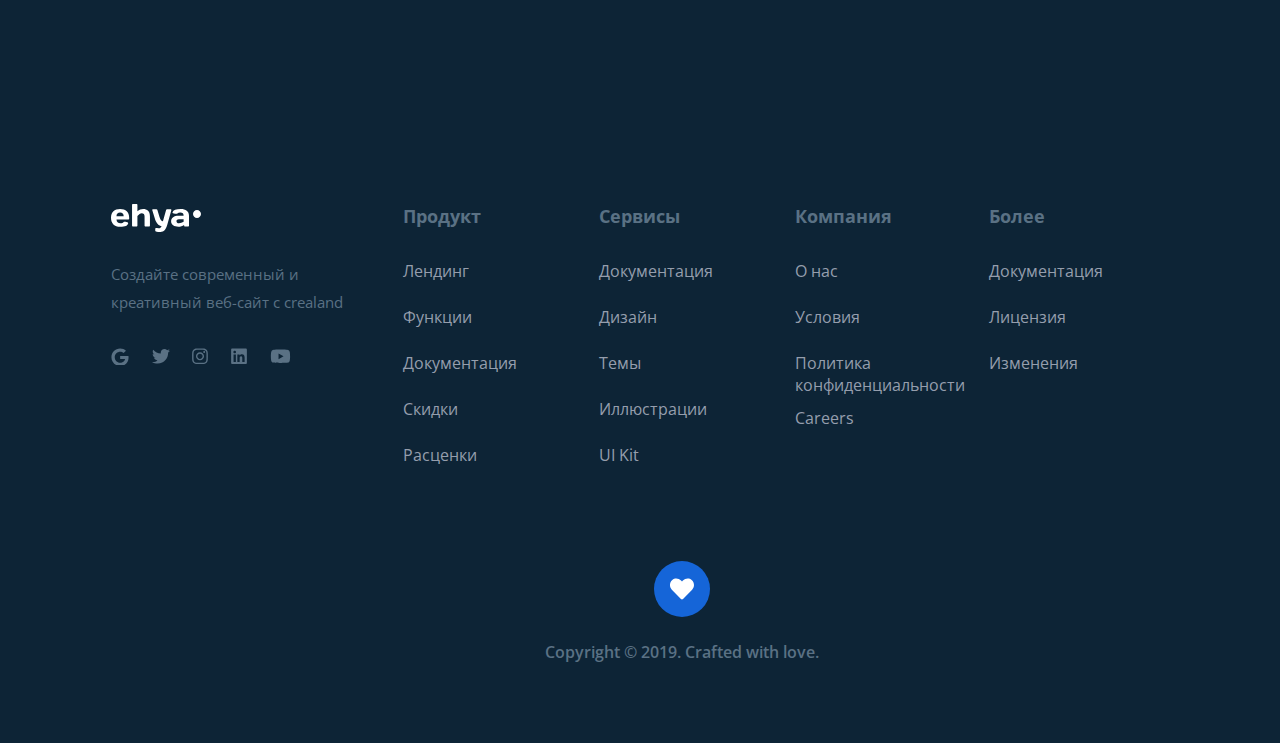
<file: details.html>
<!DOCTYPE html>
<html lang="ru">
  <head>
    <meta charset="UTF-8" />
    <meta http-equiv="X-UA-Compatible" content="IE=edge" />
    <meta name="viewport" content="width=device-width, initial-scale=1.0" />
    <link rel="preconnect" href="https://fonts.gstatic.com" crossorigin />
    <link
      rel="preload"
      as="style"
      href="https://fonts.googleapis.com/css2?family=Open+Sans:ital,wght@0,400;0,600;0,700;1,400&family=Roboto:wght@700&display=swap"
    />
    <link
      rel="stylesheet"
      href="https://fonts.googleapis.com/css2?family=Open+Sans:ital,wght@0,400;0,600;0,700;1,400&family=Roboto:wght@700&display=swap"
      media="print"
      onload="this.media='all'"
    />
    <link rel="stylesheet" href="src/css/swiper-bundle.min.css" />
    <link rel="stylesheet" href="src/css/aos.css" />
    <link rel="stylesheet" href="src/css/style.css?v1.14" />
    <link rel="icon" href="src/img/favicon.ico" />
    <script defer src="src/js/jquery-3.6.0.min.js"></script>
    <script defer src="src/js/swiper-bundle.min.js"></script>
    <script defer src="src/js/aos.js"></script>
    <script defer src="src/js/jquery.mask.min.js"></script>
    <script defer src="src/js/jquery.validate.min.js"></script>
    <script defer src="src/js/details.js"></script>
    <title>Details Blog</title>
  </head>
  <body style="margin-left: -20px">
    <header class="header">
      <img
        src="src/img/header/header-details-bg.jpg"
        alt="background"
        class="header__bg header__bg--details"
      />
      <div class="container">
        <div class="header__wrapper header__wrapper--details">
          <a href="index.html" class="logo">
            <img
              src="src/img/header/header-logo.svg"
              alt="Logotype: Ehya"
              class="header__logo"
            />
          </a>
          <img
            src="src/img/header/mob-menu.svg"
            alt="Icon: Mobile menu"
            class="header-button"
          />
          <nav class="navbar">
            <ul class="navbar__list">
              <li class="navbar__item">
                <a href="#" class="navbar__link">Домой</a>
              </li>
              <li class="navbar__item navbar__item--menu">
                <a href="#" class="navbar__link navbar__link--left">Лендинги</a>
                <img src="src/img/header/angle-down.svg" alt="" />
                <ul class="submenu">
                  <li><a href="">Визитки</a></li>
                  <li><a href="">Промо сайт</a></li>
                  <li><a href="">E-commerce</a></li>
                </ul>
              </li>
              <li class="navbar__item navbar__item--second">
                <a href="#" class="navbar__link">Страницы</a>
                <img src="src/img/header/angle-down.svg" alt="" />
                <ul class="submenu-second">
                  <li><a href="">Lorem</a></li>
                  <li><a href="">Ipsum</a></li>
                  <li><a href="">Dolor</a></li>
                </ul>
              </li>
              <li class="navbar__item">
                <a href="#" class="navbar__link">Помощь</a>
              </li>
            </ul>
            <button class="navbar__button" id="navbutton">Получить</button>
          </nav>
        </div>
        <!-- /.header__wrapper -->
        <nav class="navbar navbar-mobile" id="navbar">
          <div class="navbar-grid">
            <div class="navbar__wrapper">
              <a href="index.html" class="logo">
                <img
                  src="src/img/header/header-logo.svg"
                  alt="Logotype: Ehya"
                  class="navbar__logo"
                />
              </a>
              <img
                src="src/img/header/mob-menu.svg"
                alt="Icon: Mobile menu"
                class="navbar-button"
              />
            </div>
            <!-- /.navbar__wrapper -->
            <ul class="navbar-mobile__list">
              <li class="navbar__item navbar-mobile__item">
                <a href="#" class="navbar__link">Домой</a>
              </li>
              <li class="navbar__item navbar__item--menu navbar-mobile__item">
                <a href="#" class="navbar__link navbar__link--left">Лендинги</a>
                <img src="src/img/header/angle-down.svg" alt="" />
                <ul class="submenu submenu--mobile">
                  <li><a href="">Визитки</a></li>
                  <li><a href="">Промо сайт</a></li>
                  <li><a href="">E-commerce</a></li>
                </ul>
              </li>
              <li class="navbar__item navbar__item--second navbar-mobile__item">
                <a href="#" class="navbar__link">Страницы</a>
                <img src="src/img/header/angle-down.svg" alt="" />
                <ul class="submenu-second submenu-second--mobile">
                  <li><a href="">Lorem</a></li>
                  <li><a href="">Ipsum</a></li>
                  <li><a href="">Dolor</a></li>
                </ul>
              </li>
              <li class="navbar__item navbar-mobile__item">
                <a href="#" class="navbar__link">Помощь</a>
              </li>
            </ul>
            <button
              class="navbar__button navbar-mobile__btn navbar__button--menu"
            >
              Получить
            </button>
          </div>
          <!-- /.navbar-grid -->
        </nav>
        <h1 class="header__title header__title">
          Дешевые авиабилеты - отличный способ сэкономить
        </h1>
      </div>
      <!-- /.container -->
    </header>
    <section class="article">
      <div class="article__wrapper">
        <span class="article__prologue">
          Посещение выставки может быть очень эффективным методом продвижения
          вашей компании и ее продукции. И один из наиболее эффективных способов
          оптимизировать показ вашей выставки и увеличить посещаемость вашего
          стенда - это использование баннерных стендов.
        </span>
        <div class="author author--article">
          <div class="author__profile">
            <div class="author__image">
              <img
                src="src/img/offers/author.png"
                alt="Avatar: Author"
                class="author__avatar"
              />
            </div>
            <!-- /.author__image -->
            <div class="author__info">
              <span class="author__name">Viola Manisa</span>
              <div class="verify">
                <img
                  src="src/img/offers/verify.svg"
                  alt="Icon: Verify"
                  class="verify__img"
                />
                <span class="verify__text">Verified writer</span>
              </div>
              <!-- /.author__verify -->
            </div>
          </div>
          <!-- /.author__profile -->
          <span class="author__date author__date--details" id="date"></span>
        </div>
        <!-- /.author -->
        <div class="article-preview">
          <img
            src="src/img/article/article-preview.png"
            alt=""
            class="article-preview__img"
          />
          <span class="article-preview__info"
            >This is a caption on this photo for reference</span
          >
        </div>
        <!-- /.article__preview -->
        <div class="article-text">
          <h2 class="article-text__title">
            Microsoft Patch Management для домашних пользователей
          </h2>
          <p class="article-text__text">
            В прошлом месяце моя жена Энн Доу отвезла меня в Лас-Вегас, потому
            что ей нужно было ехать на деловой съезд. Излишне говорить, что она
            пишет путеводитель по казино, а я ненавижу азартные игры. Но ей это
            нравится, и это тоже поддерживает нас, так что я пошел без проблем.
            Сначала я был подавлен, но потом, поспрашивая и оглядываясь, я
            обнаружил, что в Лас-Вегасе повеселился больше, чем я мог подумать.
            И нет. Пока я был там, я не заходил ни в одно казино.
          </p>
          <h3 class="article-text__subtitle">Развлекательная программа</h3>
          <p class="article-text__text article-text__text--mb">
            Одно из главных достоинств Лас-Вегаса, Рино и Атлантик-Сити (но
            особенно Лас-Вегаса) - это количество доступных шоу. Вы можете
            увидеть таких комиков высшего класса, как Джей Лено, Джерри
            Сайнфелд, Рэй Романо, Тим Аллен и даже таких, как Билл Косби и Крис
            Рок. Если вы увлекаетесь музыкой, вы можете посмотреть на певиц,
            таких как Селин Дион, Мэрайя Кэри, Бритни Спирс, Кристина Агилера и
            Бейонк?, Исполнителей‑мужчин,таких как Фил Коллинз, Эрик Клэптон,
            Snoopy Dog, и таких групп, как Oasis и Bon Jovi. Я мог бы продолжать
            и продолжать, но список бесконечен. Если вы увлекаетесь магией, вы
            можете наблюдать, как фокусники, такие как Дэвид Копперфилд, делают
            свои дела в нескольких метрах от вас. Все, что вам нравится, вы
            можете найти здесь: от западной музыки до старинных песен и джаза,
            рока, от Heavy Mettle до транса. Все, что вам нужно сделать, это
            посмотреть на маршрут, предлагаемый во время вашего визита.
          </p>
          <h3 class="article-text__subtitle article-text__subtitle--mb">Еда</h3>
          <p class="article-text__text article-text__text--lh">
            С китайского на японский, с корейского на еврейский, и даже с
            вегетарианскими и настоящими мясными заведениями, которые ждут
            каждого вашего удовольствия в Вегасе. Не выбирайте дешевые и жареные
            в масле блюда, которые подают бесплатно во время игры. Остановитесь
            на время и насладитесь восхитительными пейзажами и запахами
            восточноазиатских или европейских блюд. Что удивительно, так это то,
            что вы видите способность человека смешиваться. Настоящий плавильный
            котел, если можно так сказать.
          </p>
        </div>
        <!-- /.article-text -->
        <div class="article__slider-wrapper">
          <div class="swiper-container article-slider">
            <!-- Additional required wrapper -->
            <div class="swiper-wrapper">
              <!-- Slides -->
              <div class="article-slider__slide swiper-slide">
                <img
                  src="src/img/article/article-preview.png"
                  alt=""
                  class="article-slider__img"
                />
              </div>
              <div class="article-slider__slide swiper-slide">
                <img
                  src="src/img/article/slider-img-2.png"
                  alt=""
                  class="article-slider__img"
                />
              </div>
            </div>
          </div>
          <div class="article__button article__button--prev">
            <img
              src="src/img/examples/slider-prev.svg"
              alt="Icon: previous slider"
              class="article__icon"
            />
          </div>
          <div class="article__button article__button--next">
            <img
              src="src/img/examples/slider-next.svg"
              alt="Icon: next slider"
              class="article__icon"
            />
          </div>
          <span class="article__slider-info"
            >This is a caption on this photo for reference</span
          >
          <!-- /.article-slider__wrapper -->
        </div>
        <!-- /.article__slider-wrapper -->
        <div class="article-text article-text--pb">
          <h2 class="article-text__title article-text__title--mb">
            Достопримечательнос<br class="article__br" />ти, которые вы должны
            увидеть во время своего визита в Вегас:
          </h2>
          <p
            class="article-text__text article-text__text--lh article-text__text--mb"
          >
            Плотина Гувера и Большой каньон: забронируйте себе место в любой из
            множества доступных обзорных экскурсий и посмотрите архитектурное
            чудо - плотину Гувера, построенную над Большим каньоном, которая
            также является грандиозным зрелищем, которое стоит увидеть отдельно.
            Черный каньон - еще одно место, которое нужно увидеть, как и озеро
            Мид, которое так красиво только потому, что это водоем, окруженный
            пустынной природой. Река Колорадо: <br />
            Глядя на плотину и каньон сверху, чтобы увидеть истинную красоту
            реки, нужно спуститься вниз. Река Колорадо отлично подходит для
            рафтинга и водных видов спорта, но вам не обязательно принимать
            участие, если это не для вас.
          </p>
          <h3 class="article-text__subtitle article-text__subtitle--mblh">
            Bonnie Springs
          </h3>
          <p
            class="article-text__text article-text__text--mb article-text__text--lh article-text__text--media"
          >
            Кто не может устоять перед поездкой в ​​один из старых городов,
            подобных тем, что в западных фильмах о стрельбе из оружия? Вашим
            пунктом назначения должна быть Старая Невада. Там вы сможете
            насладиться старым западным городом прямо посреди каньона Ред-Рок.
            Они тоже проводят западные буллиты, так что будьте готовы, партнер!
            Я мог бы продолжать и рассказывать о других достопримечательностях,
            таких как тематический парк в Circus Circus, природный заповедник
            Гилкриз, заповедник для наблюдения за птицами Хендерсон и Mt.
            Чарльстон, но я думаю, вы поняли.
          </p>
        </div>
        <!-- /.article-text -->
        <div class="article-quote">
          <img
            src="src/img/article/quote-left.svg"
            alt=""
            class="article-quote__icon"
          />
          <p class="article-quote__text">
            Многие люди сказали бы, что это абсолютное безумие продолжать делать
            одно и то же, раз за разом, ожидая получить другой результат или
            что-то другое случится.
          </p>
          <span class="article-quote__info" id="quote"> </span>
          <img
            src="src/img/article/avatar.jpg"
            alt=""
            class="article-quote__avatar"
          />
        </div>
        <!-- /.article-quote -->
        <div class="article-text article-text--small">
          <p
            class="article-text__text article-text__text--lh article-text__text--mb"
          >
            Плотина Гувера и Большой каньон: забронируйте себе место в любой из
            множества доступных обзорных экскурсий и посмотрите архитектурное
            чудо - плотину Гувера, построенную над Большим каньоном, которая
            также является грандиозным зрелищем, которое стоит увидеть отдельно.
            Черный каньон - еще одно место, которое нужно увидеть, как и озеро
            Мид, которое так красиво только потому, что это водоем, окруженный
            пустынной природой. Река Колорадо: <br />
            Глядя на плотину и каньон сверху, чтобы увидеть истинную красоту
            реки, нужно спуститься вниз. Река Колорадо отлично подходит для
            рафтинга и водных видов спорта, но вам не обязательно принимать
            участие, если это не для вас.
          </p>
        </div>
        <!-- /.article-text -->
        <div class="article-grid">
          <img
            src="src/img/article/grid-img.png"
            alt="Image: First"
            class="article-grid__img"
          />
          <img
            src="src/img/article/grid-img-2.png"
            alt="Image: Second"
            class="article-grid__img article-grid__img--second"
          />
          <img
            src="src/img/article/grid-img-3.png"
            alt="Image: Third"
            class="article-grid__img article-grid__img--third"
          />
        </div>
        <span class="article__info"
          >This is a caption on this photo for reference</span
        >
        <div class="article-text article-text--pb">
          <h3 class="article-text__subtitle article-text__subtitle--mb">
            Bonnie Springs
          </h3>
          <p
            class="article-text__text article-text__text--lh article-text__text--pb"
          >
            Кто не может устоять перед поездкой в ​​один из старых городов,
            подобных тем, что в западных фильмах о стрельбе из оружия? Вашим
            пунктом назначения должна быть Старая Невада. Там вы сможете
            насладиться старым западным городом прямо посреди каньона Ред-Рок.
            Они тоже проводят западные буллиты, так что будьте готовы, партнер!
            Я мог бы продолжать и рассказывать о других достопримечательностях,
            таких как тематический парк в Circus Circus, природный заповедник
            Гилкриз, заповедник для наблюдения за птицами Хендерсон и Mt.
            Чарльстон, но я думаю, вы поняли.
          </p>
        </div>
        <!-- /article-text -->
        <div class="article-share-wrapper">
          <div class="article-share">
            <span class="article-share__text">Share</span>
            <a href="https://twitter.com/" target="_blank"
              ><img
                src="src/img/article/twitter.svg"
                alt="Icon: Twitter"
                class="article-share__icon"
            /></a>
            <a href="https://facebook.com/" target="_blank"
              ><img
                src="src/img/article/facebook-f.svg"
                alt="Icon: Facebook"
                class="article-share__icon"
            /></a>
            <a href="https://linkedin.com/" target="_blank"
              ><img
                src="src/img/article/linkedin.svg"
                alt="Icon: Linkedin"
                class="article-share__icon"
            /></a>
            <a href="https://instagram.com/" target="_blank"
              ><img
                src="src/img/article/instagram.svg"
                alt="Icon: Instagram"
                class="article-share__icon"
            /></a>
          </div>
        </div>
        <!-- /.article-share-wrapper -->
        <div class="author author--article author--bottom">
          <div class="author__profile">
            <div class="author__image">
              <img
                src="src/img/offers/author.png"
                alt="Avatar: Author"
                class="author__avatar"
              />
            </div>
            <!-- /.author__image -->
            <div class="author__info">
              <span class="author__name">Viola Manisa</span>
              <div class="verify">
                <img
                  src="src/img/offers/verify.svg"
                  alt="Icon: Verify"
                  class="verify__img"
                />
                <span class="verify__text">Verified writer</span>
              </div>
              <!-- /.author__verify -->
            </div>
          </div>
          <!-- /.author__profile -->
          <span class="author__date author__date--details"
            >PUBLISHED ON MAY, 2 2019</span
          >
        </div>
        <!-- .author -->
        <div class="article-comments">
          <h3 class="article-comments__title">Комментарии</h3>
          <div class="article-comments__wrapper">
            <div class="article-comments__comment">
              <div class="article-comments__profile">
                <img
                  src="src/img/article/user-profile.png"
                  alt="User: Avatar"
                  class="article-comments__avatar"
                />
                <div class="article-comments__user">
                  <span class="article-comments__name">Alexis Ren</span>
                  <span class="article-comments__date">02 May</span>
                </div>
              </div>
              <!-- /.article-comments__profile -->
              <p class="article-comments__text">
                Cras sit amet nibh libero, in gravida nulla. Nulla vel met
                scelerisque ante sollicitudin. Cras purus odio, vestibulum in
                vulputate at, tempus viverra turpis.
              </p>
            </div>
            <!-- /.article-comments__comment -->
            <div
              class="article-comments__comment article-comments__comment--mb"
            >
              <div class="article-comments__profile">
                <img
                  src="src/img/article/user-profile-2.png"
                  alt="User: Avatar"
                  class="article-comments__avatar"
                />
                <div class="article-comments__user">
                  <span class="article-comments__name">Elsie Scott</span>
                  <span class="article-comments__date">02 May</span>
                </div>
              </div>
              <!-- /.article-comments__profile -->
              <p class="article-comments__text" id="comment">
                Cras sit amet nibh libero, in gravida nulla. Nulla vel metus
                scelerisque ante sollicitudin.
              </p>
            </div>
            <!-- /.article-comments__comment -->
          </div>
          <!-- /.article-comments__wrapper -->
          <form class="article-comments__form">
            <img
              src="src/img/article/user-profile-2.png"
              alt=""
              class="article-comments__avatar article-comments__avatar--form"
            />
            <input
              type="text"
              class="article-comments__input"
              placeholder="Написать комментарий..."
            />
            <button class="article-comments__button">Комментировать</button>
          </form>
        </div>
        <!-- /.article-comments -->
      </div>
      <!-- /.article__wrapper -->
    </section>
    <footer class="footer">
      <img
        src="src/img/footer/background.png"
        alt="Background"
        class="footer__bg footer__bg--details"
      />
      <div class="container">
        <div class="footer__wrapper footer__wrapper--details">
          <div class="footer-form footer-form--details">
            <h2 class="footer-form__title">
              Получайте наши истории на ваш почтовый ящик еженедельно.
            </h2>
            <form action="submit" class="send-form footer-form__form">
              <div class="footer__input-group">
                <input
                  name="email"
                  type="email"
                  class="footer-form__input"
                  placeholder="Ваш Email"
                  required
                />
              </div>
              <button class="footer-form__button">Начать</button>
            </form>
            <p class="footer-form__info">
              Получите ответ завтра, если отправите его до 9 вечера сегодня.
              Если мы получили после 9 вечера, мы получим ответ на следующий
              день.
            </p>
          </div>
          <!-- /.footer__form -->
          <div class="footer-card footer-card--details">
            <div class="footer-card__wrapper">
              <img
                src="src/img/footer/footer__card.png"
                alt="Image: Footer"
                class="footer-card__img"
              />
              <div class="footer-card__info">
                <h3 class="footer-card__title">Лучшие статьи каждую неделю</h3>
                <p class="footer-card__text">
                  Наши предложения по страхованию везде одинаковы.
                </p>
              </div>
              <!-- /.footer-card__info -->
            </div>
            <!-- /.footer-card -->
          </div>
        </div>
        <!-- /.footer__wrapper -->
        <div class="footer-grid footer-grid--details">
          <div class="footer-grid__about">
            <a href="index.html" class="logo footer-grid__logo">
              <img
                src="src/img/header/header-logo.svg"
                alt="Logotype: Ehya"
                class="footer-grid__icon"
              />
            </a>
            <p class="footer-grid__text">
              Создайте современный и креативный веб-сайт с crealand
            </p>
            <div class="footer-grid__links">
              <a
                href="https://google.com"
                target="_blank"
                class="footer-grid__link"
              >
                <img src="src/img/footer/google.svg" alt="Icon: Google" />
              </a>
              <a
                href="https://twitter.com"
                target="_blank"
                class="footer-grid__link"
              >
                <img src="src/img/footer/twitter.svg" alt="Icon: Twwitter" />
              </a>
              <a
                href="https://instagram.com"
                target="_blank"
                class="footer-grid__link"
              >
                <img src="src/img/footer/instagram.svg" alt="Icon: Instagram" />
              </a>
              <a
                href="https://linkedin.com"
                target="_blank"
                class="footer-grid__link"
              >
                <img src="src/img/footer/linkedin.svg" alt="Icon: Linkedin" />
              </a>
              <a
                href="https://youtube.com"
                target="_blank"
                class="footer-grid__link"
              >
                <img src="src/img/footer/youtube.svg" alt="Icon: Youtube" />
              </a>
            </div>
            <!-- /.footer-grid__links -->
          </div>
          <!-- /.footer-grid__about -->
          <div class="footer-grid__product footer-grid__product--details">
            <h4 class="footer-grid__title"><a href="#">Продукт</a></h4>
            <ul class="footer-grid__ul">
              <li class="footer-grid__item"><a href="#">Лендинг</a></li>
              <li class="footer-grid__item"><a href="#">Функции</a></li>
              <li class="footer-grid__item"><a href="#">Документация</a></li>
              <li class="footer-grid__item"><a href="#">Скидки</a></li>
              <li class="footer-grid__item"><a href="#">Расценки</a></li>
            </ul>
          </div>
          <!-- /.footer-grid__product -->
          <div class="footer-grid__service footer-grid__service--details">
            <h4 class="footer-grid__title"><a href="#">Сервисы</a></h4>
            <ul class="footer-grid__ul">
              <li class="footer-grid__item"><a href="#">Документация</a></li>
              <li class="footer-grid__item"><a href="#">Дизайн</a></li>
              <li class="footer-grid__item"><a href="#">Темы</a></li>
              <li class="footer-grid__item"><a href="#">Иллюстрации</a></li>
              <li class="footer-grid__item"><a href="#">UI Kit</a></li>
            </ul>
          </div>
          <!-- /.footer-grid__service -->
          <div class="footer-grid__company footer-grid__company--details">
            <h4 class="footer-grid__title"><a href="#">Компания</a></h4>
            <ul class="footer-grid__ul">
              <li class="footer-grid__item"><a href="#">О нас</a></li>
              <li class="footer-grid__item"><a href="#">Условия</a></li>
              <li
                class="footer-grid__item footer-grid__item--less"
                id="grid-item"
              >
                <a href="#">Политика конфиденциальности</a>
              </li>
              <li class="footer-grid__item"><a href="#">Careers</a></li>
            </ul>
          </div>
          <!-- /.footer-grid__company -->
          <div class="footer-grid__more footer-grid__more--details">
            <h4 class="footer-grid__title" id="grid-title">Более</h4>
            <ul class="footer-grid__ul">
              <li class="footer-grid__item"><a href="#">Документация</a></li>
              <li class="footer-grid__item"><a href="#">Лицензия</a></li>
              <li class="footer-grid__item"><a href="#">Изменения</a></li>
            </ul>
          </div>
          <!-- /.footer-grid__more -->
        </div>
        <!-- /.footer-grid -->
        <div class="footer-copyright footer-copyright--details">
          <div class="footer-copyright__logo">
            <img
              src="src/img/footer/heart.svg"
              alt="Icon: Heart"
              class="footer-copyright__img"
            />
          </div>
          <!-- /.footer-copyright__logo -->
          <p class="footer-copyright__info">
            Copyright © 2019. Crafted with love.
          </p>
        </div>
        <!-- /.footer__copyright -->
      </div>
      <!-- /.container -->
    </footer>
    <div class="modal">
      <div class="modal__overlay"></div>
      <!-- /.modal__overlay -->
      <div class="modal__wrapper">
        <img
          src="src/img/close-modal.svg"
          alt="Icon: Close-Modal"
          class="modal__close"
        />
        <h3 class="modal__title">Подписаться на рассылку</h3>
        <p class="modal__text">Напишите свои данные для получения рассылки!</p>
        <form action="send.php" method="post" class="send-form modal__form">
          <div class="modal__input-group">
            <input
              name="name"
              type="text"
              class="modal__input"
              placeholder="ФИО*"
              required
              minlength="2"
            />
          </div>
          <!-- /.modal__input-group -->
          <div class="modal__input-group">
            <input
              name="email"
              type="email"
              class="modal__input"
              placeholder="E-mail*"
              required
            />
          </div>
          <!-- /.modal__input-group -->
          <div class="modal__input-group">
            <input
              name="phone"
              type="tel"
              class="phone modal__input"
              placeholder="Номер телефона*"
              required
              minlength="18"
            />
          </div>
          <!-- /.modal__input-group -->
          <button class="modal__button">Отправить</button>
        </form>
      </div>
    </div>
    <div class="toTop">
      <img src="src/img/toTop.svg" alt="Icon: to Top" class="toTop__img" />
    </div>
    <script src="src/js/jquery-3.6.0.min.js"></script>
    <script src="src/js/swiper-bundle.min.js"></script>
    <script src="src/js/aos.js"></script>
    <script src="src/js/details.js"></script>
  </body>
</html>
</file>
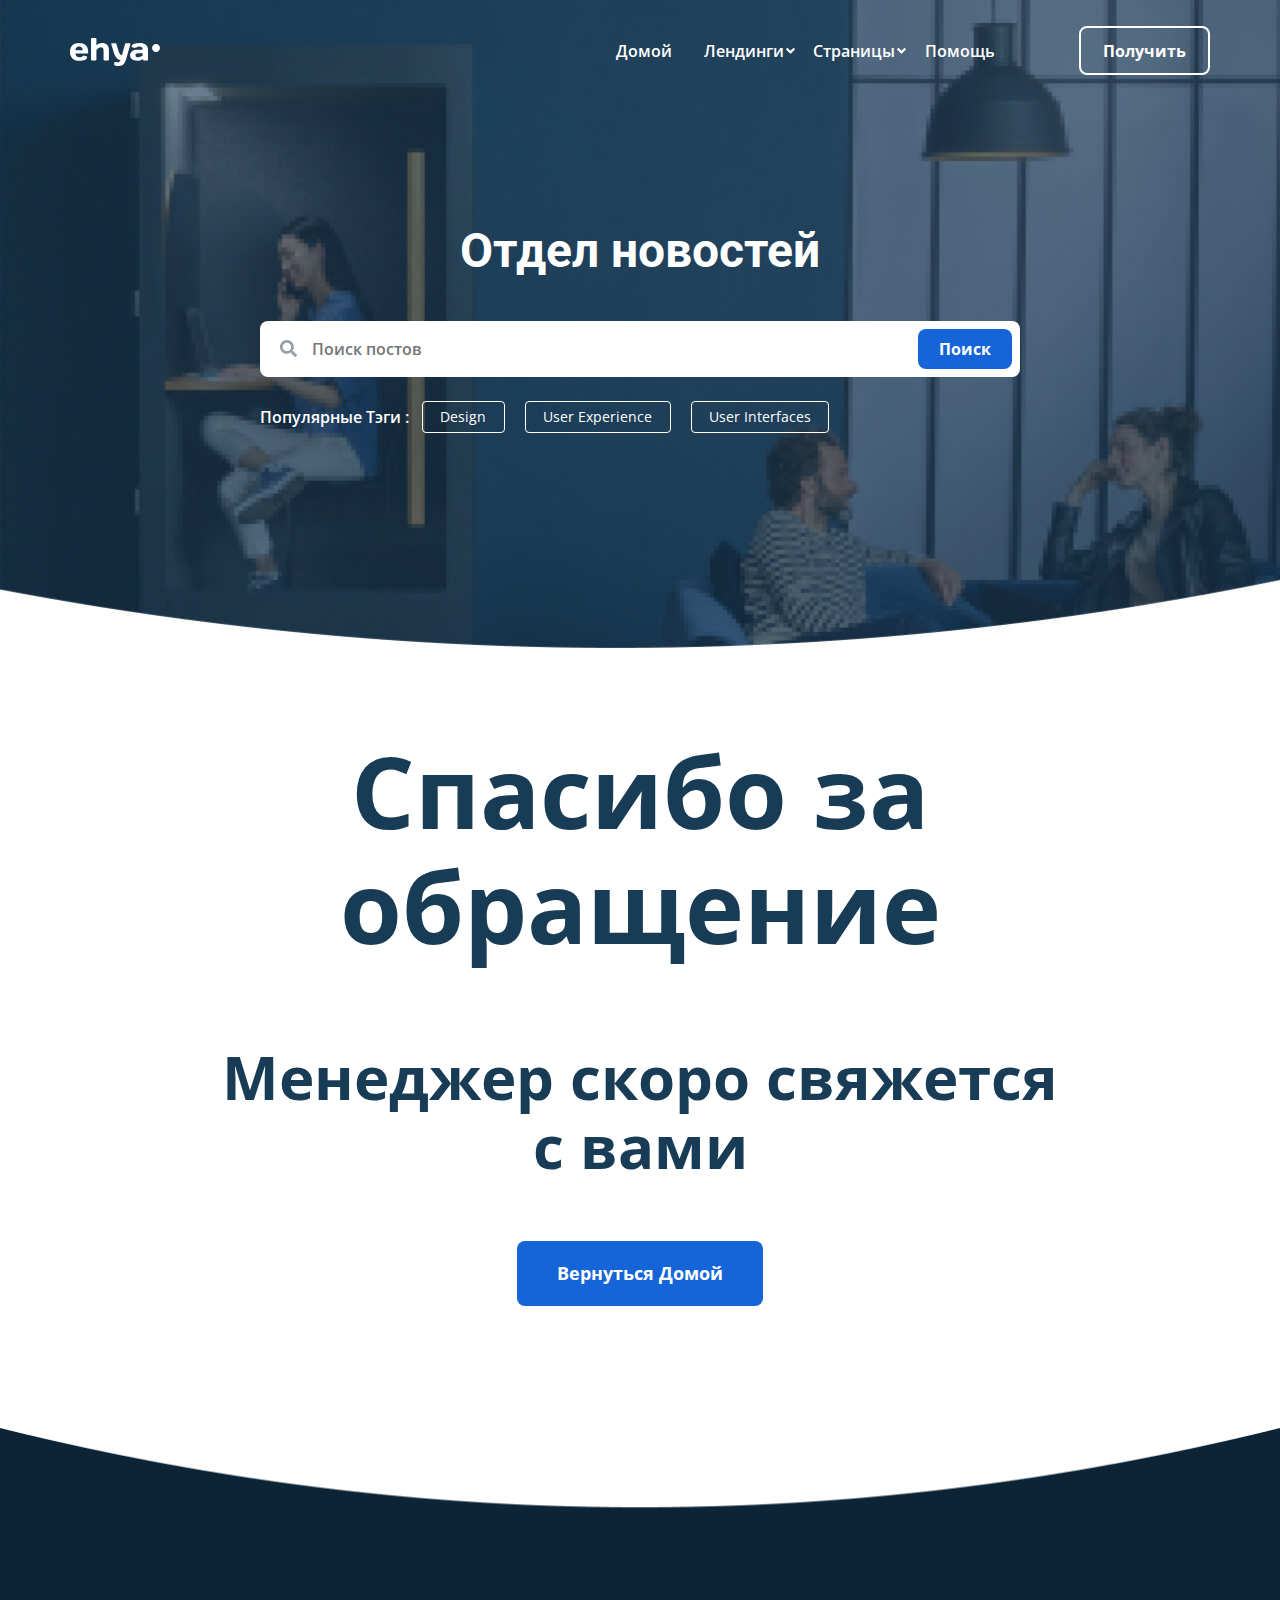
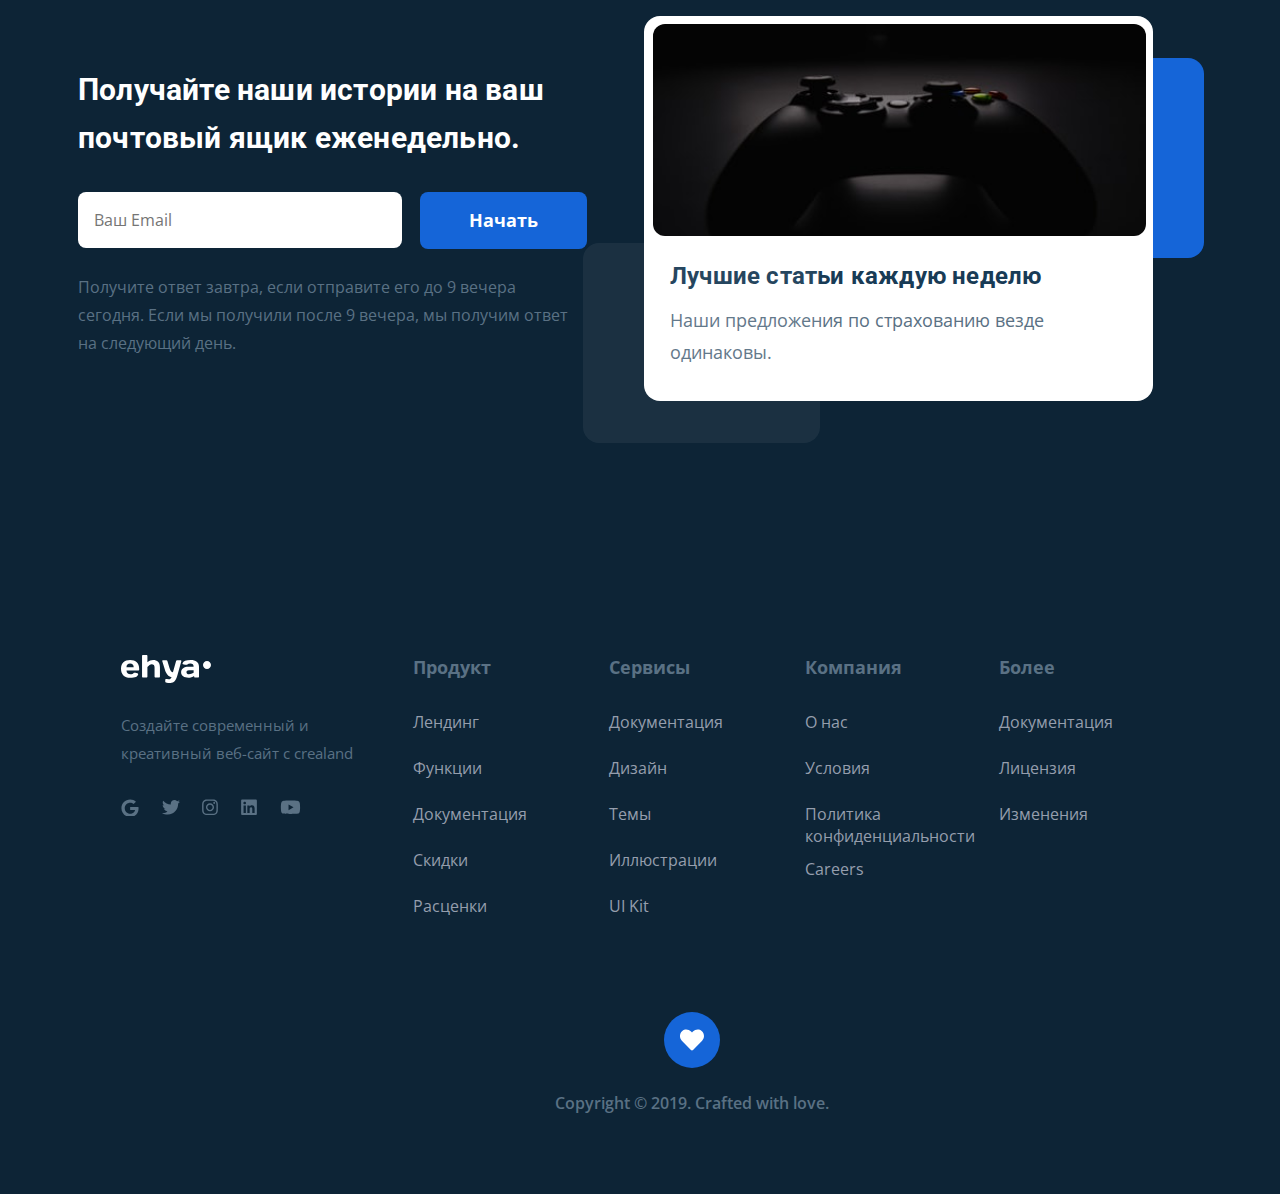
<file: thankyou.html>
<!DOCTYPE html>
<html lang="ru">
  <head>
    <meta charset="UTF-8" />
    <meta http-equiv="X-UA-Compatible" content="IE=edge" />
    <meta name="viewport" content="width=device-width, initial-scale=1.0" />
    <title>Спасибо за обращение</title>
    <link rel="preconnect" href="https://fonts.gstatic.com" crossorigin />
    <link
      rel="preload"
      as="style"
      href="https://fonts.googleapis.com/css2?family=Open+Sans:ital,wght@0,400;0,600;0,700;1,400&family=Roboto:wght@700&display=swap"
    />
    <link
      rel="stylesheet"
      href="https://fonts.googleapis.com/css2?family=Open+Sans:ital,wght@0,400;0,600;0,700;1,400&family=Roboto:wght@700&display=swap"
      media="print"
      onload="this.media='all'"
    />
    <link rel="stylesheet" href="src/css/swiper-bundle.min.css" />
    <link rel="stylesheet" href="src/css/aos.css" />
    <link rel="stylesheet" href="src/css/style.css?v1.14" />
    <link rel="icon" href="src/img/favicon.ico" />
    <script defer src="src/js/jquery-3.6.0.min.js"></script>
    <script defer src="src/js/jquery.mask.min.js"></script>
    <script defer src="src/js/jquery.validate.min.js"></script>
    <script defer src="src/js/404.js"></script>
  </head>
  <body>
    <header class="header">
      <img
        src="src/img/header/header-bg.jpg"
        alt="background"
        class="header__bg"
      />
      <div class="container">
        <div class="header__wrapper">
          <a href="index.html" class="logo">
            <img
              src="src/img/header/header-logo.svg"
              alt="Logotype: Ehya"
              class="header__logo"
            />
          </a>
          <img
            src="src/img/header/mob-menu.svg"
            alt="Icon: Mobile menu"
            class="header-button"
          />
          <nav class="navbar">
            <ul class="navbar__list">
              <li class="navbar__item">
                <a href="#" class="navbar__link">Домой</a>
              </li>
              <li class="navbar__item navbar__item--menu">
                <a href="#" class="navbar__link navbar__link--left">Лендинги</a>
                <img src="src/img/header/angle-down.svg" alt="" />
                <ul class="submenu">
                  <li><a href="">Визитки</a></li>
                  <li><a href="">Промо сайт</a></li>
                  <li><a href="">E-commerce</a></li>
                </ul>
              </li>
              <li class="navbar__item navbar__item--second">
                <a href="#" class="navbar__link">Страницы</a>
                <img src="src/img/header/angle-down.svg" alt="" />
                <ul class="submenu-second">
                  <li><a href="">Lorem</a></li>
                  <li><a href="">Ipsum</a></li>
                  <li><a href="">Dolor</a></li>
                </ul>
              </li>
              <li class="navbar__item">
                <a href="#" class="navbar__link">Помощь</a>
              </li>
            </ul>
            <button class="navbar__button">Получить</button>
          </nav>
        </div>
        <!-- /.header__wrapper -->
        <nav class="navbar navbar-mobile" id="navbar">
          <div class="navbar-grid">
            <div class="navbar__wrapper">
              <a href="index.html" class="logo">
                <img
                  src="src/img/header/header-logo.svg"
                  alt="Logotype: Ehya"
                  class="navbar__logo"
                />
              </a>
              <img
                src="src/img/header/mob-menu.svg"
                alt="Icon: Mobile menu"
                class="navbar-button"
              />
            </div>
            <!-- /.navbar__wrapper -->
            <ul class="navbar-mobile__list">
              <li class="navbar__item navbar-mobile__item">
                <a href="#" class="navbar__link">Домой</a>
              </li>
              <li class="navbar__item navbar__item--menu navbar-mobile__item">
                <a href="#" class="navbar__link navbar__link--left">Лендинги</a>
                <img src="src/img/header/angle-down.svg" alt="" />
                <ul class="submenu submenu--mobile">
                  <li><a href="">Визитки</a></li>
                  <li><a href="">Промо сайт</a></li>
                  <li><a href="">E-commerce</a></li>
                </ul>
              </li>
              <li class="navbar__item navbar__item--second navbar-mobile__item">
                <a href="#" class="navbar__link">Страницы</a>
                <img src="src/img/header/angle-down.svg" alt="" />
                <ul class="submenu-second submenu-second--mobile">
                  <li><a href="">Lorem</a></li>
                  <li><a href="">Ipsum</a></li>
                  <li><a href="">Dolor</a></li>
                </ul>
              </li>
              <li class="navbar__item navbar-mobile__item">
                <a href="#" class="navbar__link">Помощь</a>
              </li>
            </ul>
            <button
              class="navbar__button navbar-mobile__btn navbar__button--menu"
            >
              Получить
            </button>
          </div>
          <!-- /.navbar-grid -->
        </nav>
        <div class="search">
          <h1 class="search__title">Отдел новостей</h1>
          <div class="search__wrapper">
            <form action="#" class="form">
              <img
                src="src/img/header/header-search.svg"
                alt="Icon: search"
                class="form__img"
              />
              <input
                type="text"
                class="form__input"
                placeholder="Поиск постов"
              />
              <button class="form__button">Поиск</button>
            </form>
            <span class="search__tags">Популярные Тэги :</span>
            <ul class="search__list">
              <li class="search__item">
                <button class="search__button">Design</button>
              </li>
              <li class="search__item">
                <button class="search__button">User Experience</button>
              </li>
              <li class="search__item">
                <button class="search__button">User Interfaces</button>
              </li>
            </ul>
          </div>
        </div>
        <!-- /.search -->
      </div>
      <!-- /.container -->
    </header>
    <section class="content">
      <h2 class="content__title content__title--thanks">
        Спасибо за обращение
      </h2>
      <h3 class="content__subtitle">Менеджер скоро свяжется с вами</h3>
      <a href="index.html" class="content__btn">Вернуться Домой</a>
    </section>
    <footer class="footer">
      <img
        src="src/img/footer/background.png"
        alt="Background"
        class="footer__bg footer__bg--details"
      />
      <div class="container">
        <div class="footer__wrapper footer__wrapper--details">
          <div class="footer-form footer-form--details">
            <h2 class="footer-form__title">
              Получайте наши истории на ваш почтовый ящик еженедельно.
            </h2>
            <form action="send.php" class="send-form footer-form__form">
              <div class="footer__input-group">
                <input
                  name="email"
                  type="email"
                  class="footer-form__input"
                  placeholder="Ваш Email"
                  required
                />
              </div>
              <button class="footer-form__button">Начать</button>
            </form>
            <p class="footer-form__info">
              Получите ответ завтра, если отправите его до 9 вечера сегодня.
              Если мы получили после 9 вечера, мы получим ответ на следующий
              день.
            </p>
          </div>
          <!-- /.footer__form -->
          <div class="footer-card footer-card--details">
            <div class="footer-card__wrapper">
              <img
                src="src/img/footer/footer__card.png"
                alt="Image: Footer"
                class="footer-card__img"
              />
              <div class="footer-card__info">
                <h3 class="footer-card__title">Лучшие статьи каждую неделю</h3>
                <p class="footer-card__text">
                  Наши предложения по страхованию везде одинаковы.
                </p>
              </div>
              <!-- /.footer-card__info -->
            </div>
            <!-- /.footer-card -->
          </div>
        </div>
        <!-- /.footer__wrapper -->
        <div class="footer-grid footer-grid--details">
          <div class="footer-grid__about">
            <a href="index.html" class="logo footer-grid__logo">
              <img
                src="src/img/header/header-logo.svg"
                alt="Logotype: Ehya"
                class="footer-grid__icon"
              />
            </a>
            <p class="footer-grid__text">
              Создайте современный и креативный веб-сайт с crealand
            </p>
            <div class="footer-grid__links">
              <a
                href="https://google.com"
                target="_blank"
                class="footer-grid__link"
              >
                <img src="src/img/footer/google.svg" alt="Icon: Google" />
              </a>
              <a
                href="https://twitter.com"
                target="_blank"
                class="footer-grid__link"
              >
                <img src="src/img/footer/twitter.svg" alt="Icon: Twwitter" />
              </a>
              <a
                href="https://instagram.com"
                target="_blank"
                class="footer-grid__link"
              >
                <img src="src/img/footer/instagram.svg" alt="Icon: Instagram" />
              </a>
              <a
                href="https://linkedin.com"
                target="_blank"
                class="footer-grid__link"
              >
                <img src="src/img/footer/linkedin.svg" alt="Icon: Linkedin" />
              </a>
              <a
                href="https://youtube.com"
                target="_blank"
                class="footer-grid__link"
              >
                <img src="src/img/footer/youtube.svg" alt="Icon: Youtube" />
              </a>
            </div>
            <!-- /.footer-grid__links -->
          </div>
          <!-- /.footer-grid__about -->
          <div class="footer-grid__product footer-grid__product--details">
            <h4 class="footer-grid__title"><a href="#">Продукт</a></h4>
            <ul class="footer-grid__ul">
              <li class="footer-grid__item"><a href="#">Лендинг</a></li>
              <li class="footer-grid__item"><a href="#">Функции</a></li>
              <li class="footer-grid__item"><a href="#">Документация</a></li>
              <li class="footer-grid__item"><a href="#">Скидки</a></li>
              <li class="footer-grid__item"><a href="#">Расценки</a></li>
            </ul>
          </div>
          <!-- /.footer-grid__product -->
          <div class="footer-grid__service footer-grid__service--details">
            <h4 class="footer-grid__title"><a href="#">Сервисы</a></h4>
            <ul class="footer-grid__ul">
              <li class="footer-grid__item"><a href="#">Документация</a></li>
              <li class="footer-grid__item"><a href="#">Дизайн</a></li>
              <li class="footer-grid__item"><a href="#">Темы</a></li>
              <li class="footer-grid__item"><a href="#">Иллюстрации</a></li>
              <li class="footer-grid__item"><a href="#">UI Kit</a></li>
            </ul>
          </div>
          <!-- /.footer-grid__service -->
          <div class="footer-grid__company footer-grid__company--details">
            <h4 class="footer-grid__title"><a href="#">Компания</a></h4>
            <ul class="footer-grid__ul">
              <li class="footer-grid__item"><a href="#">О нас</a></li>
              <li class="footer-grid__item"><a href="#">Условия</a></li>
              <li
                class="footer-grid__item footer-grid__item--less"
                id="grid-item"
              >
                <a href="#">Политика конфиденциальности</a>
              </li>
              <li class="footer-grid__item"><a href="#">Careers</a></li>
            </ul>
          </div>
          <!-- /.footer-grid__company -->
          <div class="footer-grid__more footer-grid__more--details">
            <h4 class="footer-grid__title" id="grid-title">Более</h4>
            <ul class="footer-grid__ul">
              <li class="footer-grid__item"><a href="#">Документация</a></li>
              <li class="footer-grid__item"><a href="#">Лицензия</a></li>
              <li class="footer-grid__item"><a href="#">Изменения</a></li>
            </ul>
          </div>
          <!-- /.footer-grid__more -->
        </div>
        <!-- /.footer-grid -->
        <div class="footer-copyright footer-copyright--details">
          <div class="footer-copyright__logo">
            <img
              src="src/img/footer/heart.svg"
              alt="Icon: Heart"
              class="footer-copyright__img"
            />
          </div>
          <!-- /.footer-copyright__logo -->
          <p class="footer-copyright__info">
            Copyright © 2019. Crafted with love.
          </p>
        </div>
        <!-- /.footer__copyright -->
      </div>
      <!-- /.container -->
    </footer>
    <div class="modal">
      <div class="modal__overlay"></div>
      <!-- /.modal__overlay -->
      <div class="modal__wrapper">
        <img
          src="src/img/close-modal.svg"
          alt="Icon: Close-Modal"
          class="modal__close"
        />
        <h3 class="modal__title">Подписаться на рассылку</h3>
        <p class="modal__text">Напишите свои данные для получения рассылки!</p>
        <form action="send.php" method="post" class="send-form modal__form">
          <div class="modal__input-group">
            <input
              name="name"
              type="text"
              class="modal__input"
              placeholder="ФИО*"
              required
              minlength="2"
            />
          </div>
          <!-- /.modal__input-group -->
          <div class="modal__input-group">
            <input
              name="email"
              type="email"
              class="modal__input"
              placeholder="E-mail*"
              required
            />
          </div>
          <!-- /.modal__input-group -->
          <div class="modal__input-group">
            <input
              name="phone"
              type="tel"
              class="phone modal__input"
              placeholder="Номер телефона*"
              required
              minlength="18"
            />
          </div>
          <!-- /.modal__input-group -->
          <button class="modal__button">Отправить</button>
        </form>
      </div>
    </div>
  </body>
</html>
</file>
